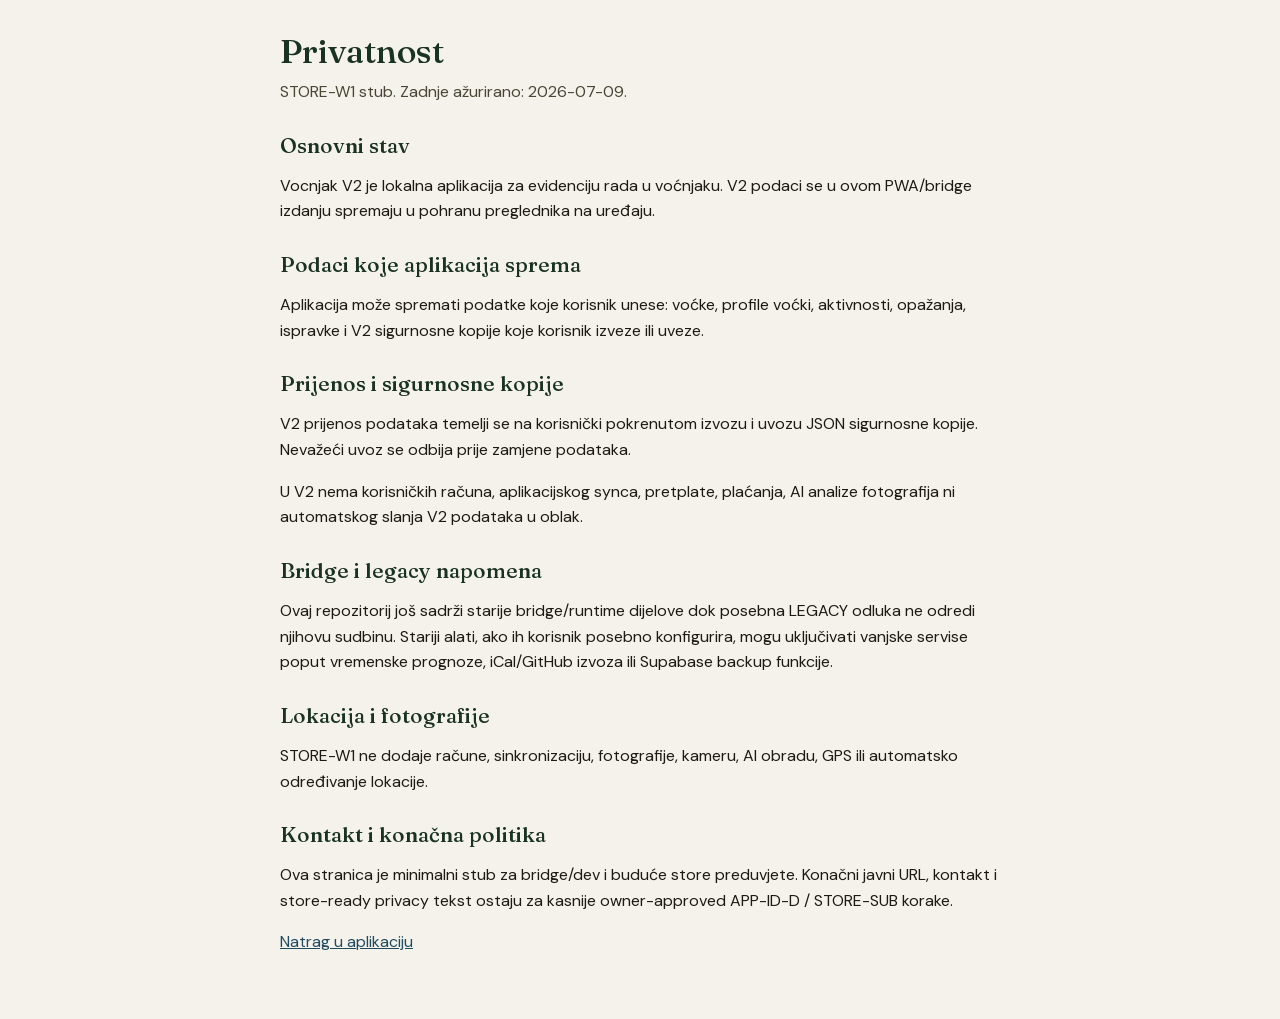
<file: privacy.html>
<!DOCTYPE html>
<html lang="hr">
<head>
<meta charset="UTF-8">
<meta name="viewport" content="width=device-width, initial-scale=1.0">
<meta name="theme-color" content="#1a3320">
<title>Privatnost - Vocnjak</title>
<link rel="stylesheet" href="fonts/fonts.css">
<style>
  body {
    margin: 0;
    background: #f5f2eb;
    color: #1c1a14;
    font-family: 'DM Sans', -apple-system, BlinkMacSystemFont, 'Segoe UI', sans-serif;
    line-height: 1.6;
  }
  main {
    max-width: 720px;
    margin: 0 auto;
    padding: 32px 20px 48px;
  }
  h1, h2 {
    color: #1a3320;
    font-family: 'Fraunces', Georgia, 'Times New Roman', serif;
    font-weight: 500;
    line-height: 1.15;
  }
  h1 { font-size: 34px; margin: 0 0 8px; }
  h2 { font-size: 21px; margin: 28px 0 8px; }
  p, li { font-size: 16px; }
  .meta { color: #4a4535; margin: 0 0 24px; }
  a { color: #1f4a5f; }
</style>
</head>
<body>
<main>
  <h1>Privatnost</h1>
  <p class="meta">STORE-W1 stub. Zadnje ažurirano: 2026-07-09.</p>

  <h2>Osnovni stav</h2>
  <p>Vocnjak V2 je lokalna aplikacija za evidenciju rada u voćnjaku. V2 podaci se u ovom PWA/bridge izdanju spremaju u pohranu preglednika na uređaju.</p>

  <h2>Podaci koje aplikacija sprema</h2>
  <p>Aplikacija može spremati podatke koje korisnik unese: voćke, profile voćki, aktivnosti, opažanja, ispravke i V2 sigurnosne kopije koje korisnik izveze ili uveze.</p>

  <h2>Prijenos i sigurnosne kopije</h2>
  <p>V2 prijenos podataka temelji se na korisnički pokrenutom izvozu i uvozu JSON sigurnosne kopije. Nevažeći uvoz se odbija prije zamjene podataka.</p>
  <p>U V2 nema korisničkih računa, aplikacijskog synca, pretplate, plaćanja, AI analize fotografija ni automatskog slanja V2 podataka u oblak.</p>

  <h2>Bridge i legacy napomena</h2>
  <p>Ovaj repozitorij još sadrži starije bridge/runtime dijelove dok posebna LEGACY odluka ne odredi njihovu sudbinu. Stariji alati, ako ih korisnik posebno konfigurira, mogu uključivati vanjske servise poput vremenske prognoze, iCal/GitHub izvoza ili Supabase backup funkcije.</p>

  <h2>Lokacija i fotografije</h2>
  <p>STORE-W1 ne dodaje račune, sinkronizaciju, fotografije, kameru, AI obradu, GPS ili automatsko određivanje lokacije.</p>

  <h2>Kontakt i konačna politika</h2>
  <p>Ova stranica je minimalni stub za bridge/dev i buduće store preduvjete. Konačni javni URL, kontakt i store-ready privacy tekst ostaju za kasnije owner-approved APP-ID-D / STORE-SUB korake.</p>
  <p><a href="./index.html">Natrag u aplikaciju</a></p>
</main>
</body>
</html>
</file>
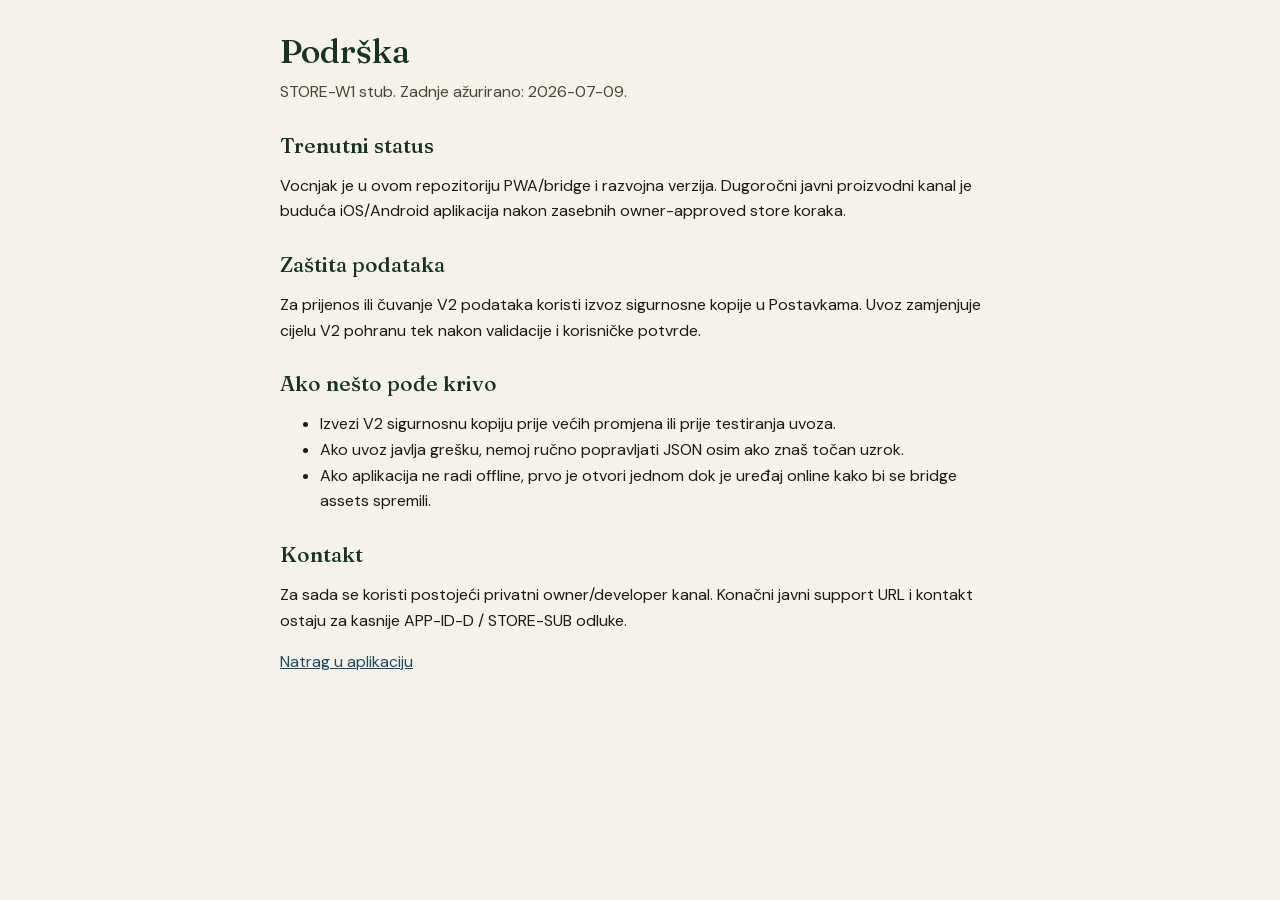
<file: support.html>
<!DOCTYPE html>
<html lang="hr">
<head>
<meta charset="UTF-8">
<meta name="viewport" content="width=device-width, initial-scale=1.0">
<meta name="theme-color" content="#1a3320">
<title>Podrška - Vocnjak</title>
<link rel="stylesheet" href="fonts/fonts.css">
<style>
  body {
    margin: 0;
    background: #f5f2eb;
    color: #1c1a14;
    font-family: 'DM Sans', -apple-system, BlinkMacSystemFont, 'Segoe UI', sans-serif;
    line-height: 1.6;
  }
  main {
    max-width: 720px;
    margin: 0 auto;
    padding: 32px 20px 48px;
  }
  h1, h2 {
    color: #1a3320;
    font-family: 'Fraunces', Georgia, 'Times New Roman', serif;
    font-weight: 500;
    line-height: 1.15;
  }
  h1 { font-size: 34px; margin: 0 0 8px; }
  h2 { font-size: 21px; margin: 28px 0 8px; }
  p, li { font-size: 16px; }
  .meta { color: #4a4535; margin: 0 0 24px; }
  a { color: #1f4a5f; }
</style>
</head>
<body>
<main>
  <h1>Podrška</h1>
  <p class="meta">STORE-W1 stub. Zadnje ažurirano: 2026-07-09.</p>

  <h2>Trenutni status</h2>
  <p>Vocnjak je u ovom repozitoriju PWA/bridge i razvojna verzija. Dugoročni javni proizvodni kanal je buduća iOS/Android aplikacija nakon zasebnih owner-approved store koraka.</p>

  <h2>Zaštita podataka</h2>
  <p>Za prijenos ili čuvanje V2 podataka koristi izvoz sigurnosne kopije u Postavkama. Uvoz zamjenjuje cijelu V2 pohranu tek nakon validacije i korisničke potvrde.</p>

  <h2>Ako nešto pođe krivo</h2>
  <ul>
    <li>Izvezi V2 sigurnosnu kopiju prije većih promjena ili prije testiranja uvoza.</li>
    <li>Ako uvoz javlja grešku, nemoj ručno popravljati JSON osim ako znaš točan uzrok.</li>
    <li>Ako aplikacija ne radi offline, prvo je otvori jednom dok je uređaj online kako bi se bridge assets spremili.</li>
  </ul>

  <h2>Kontakt</h2>
  <p>Za sada se koristi postojeći privatni owner/developer kanal. Konačni javni support URL i kontakt ostaju za kasnije APP-ID-D / STORE-SUB odluke.</p>
  <p><a href="./index.html">Natrag u aplikaciju</a></p>
</main>
</body>
</html>
</file>
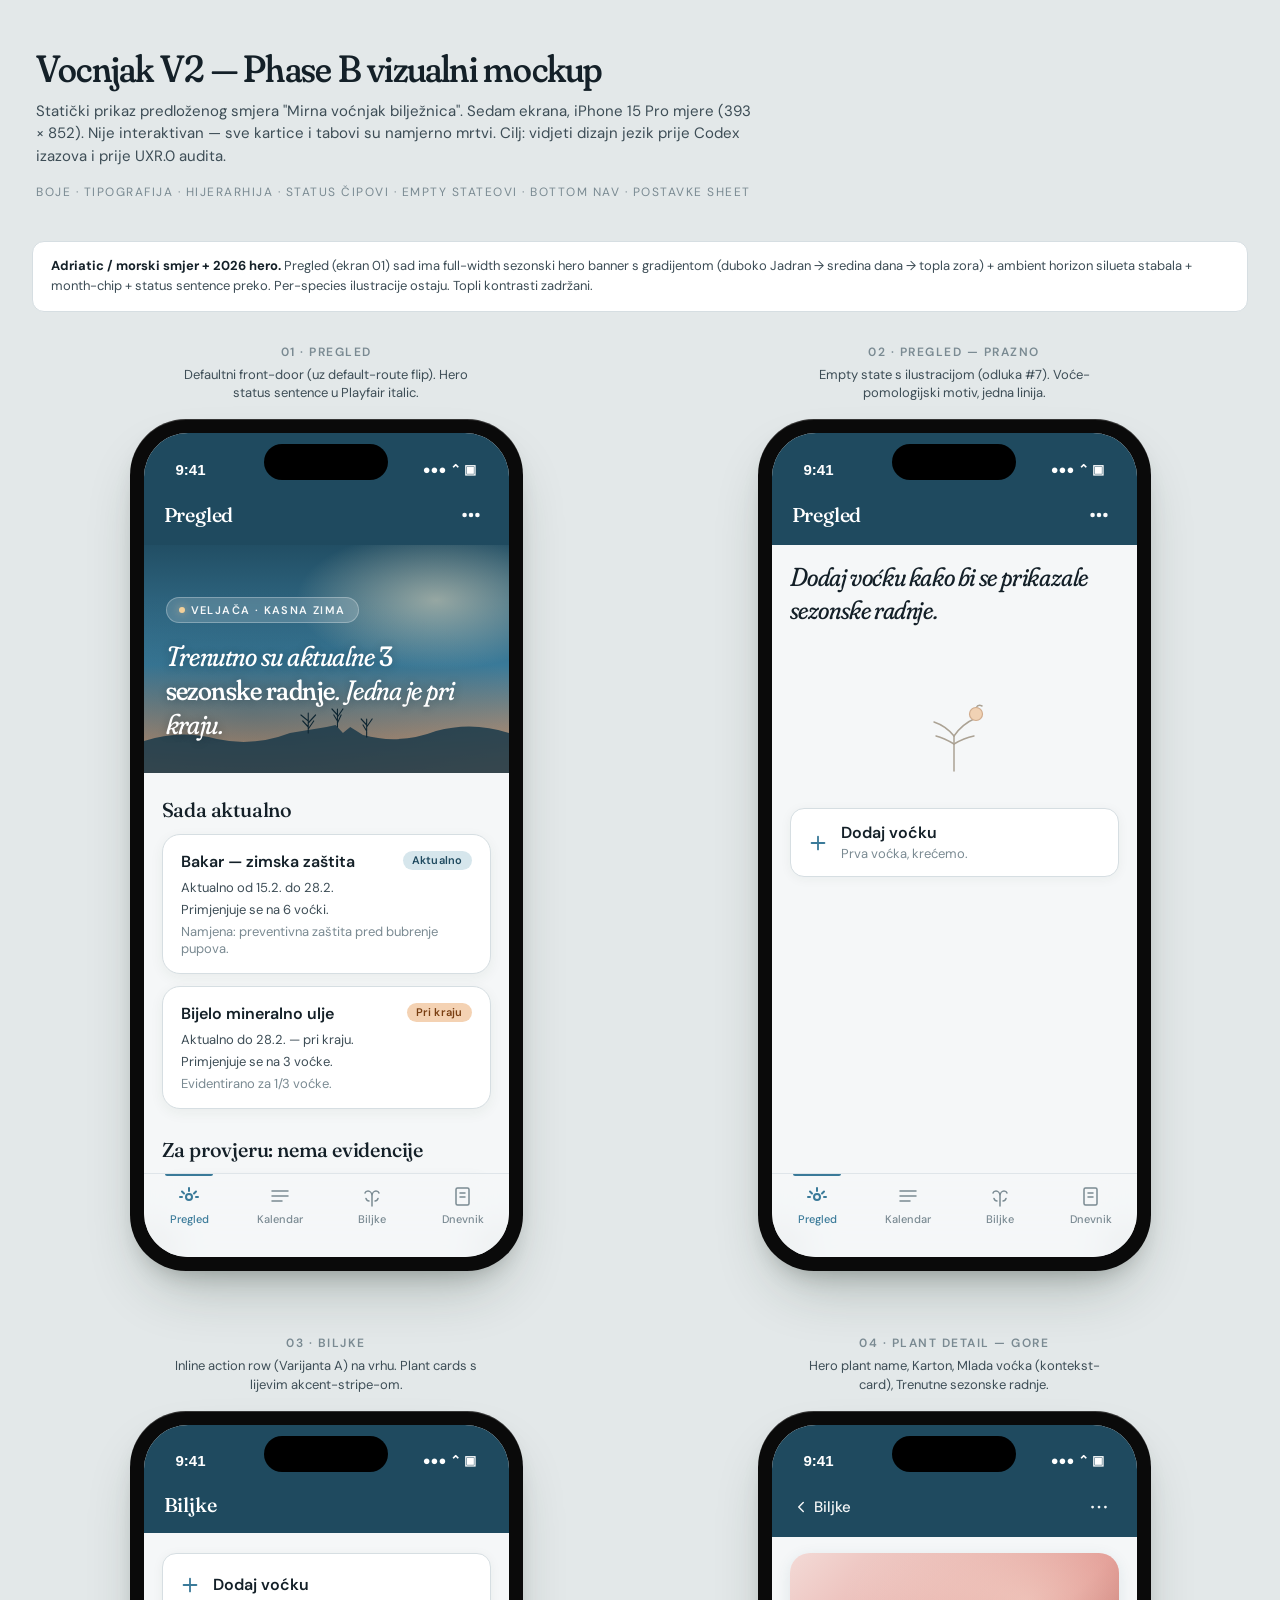
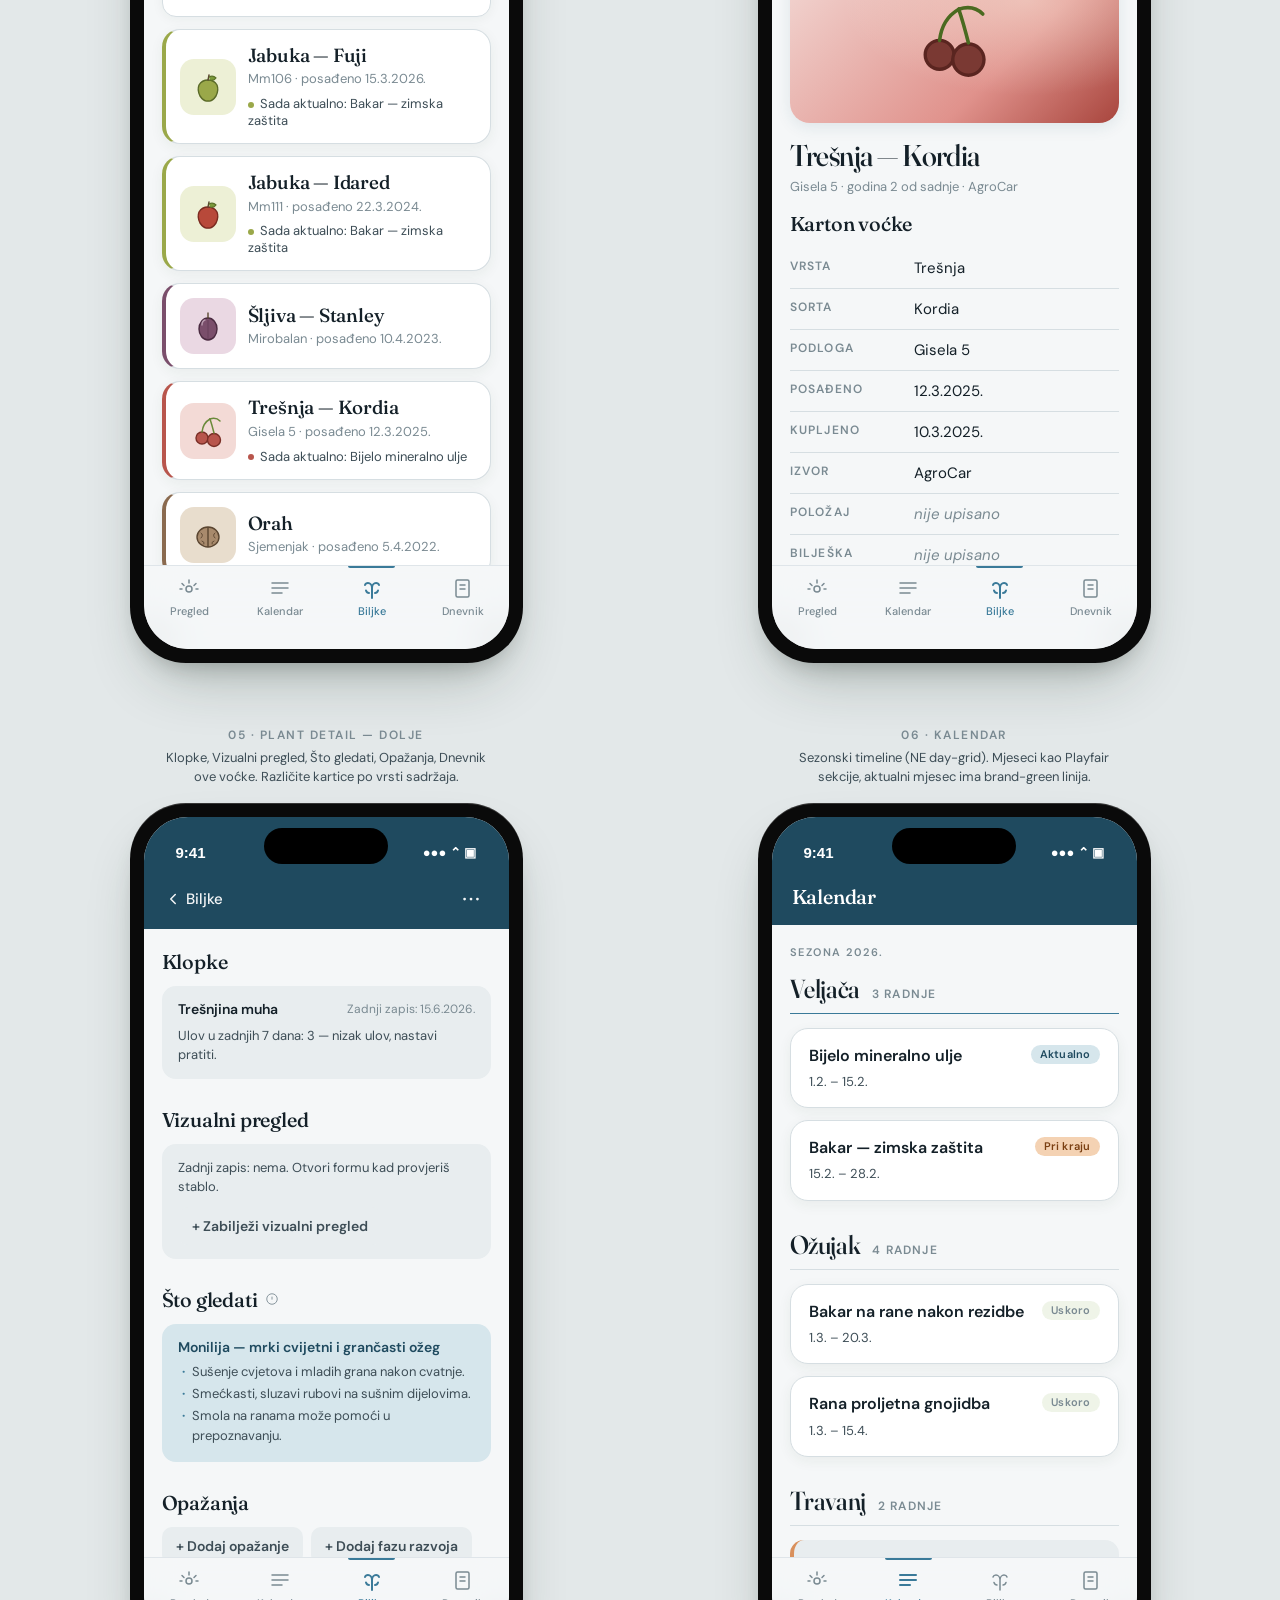
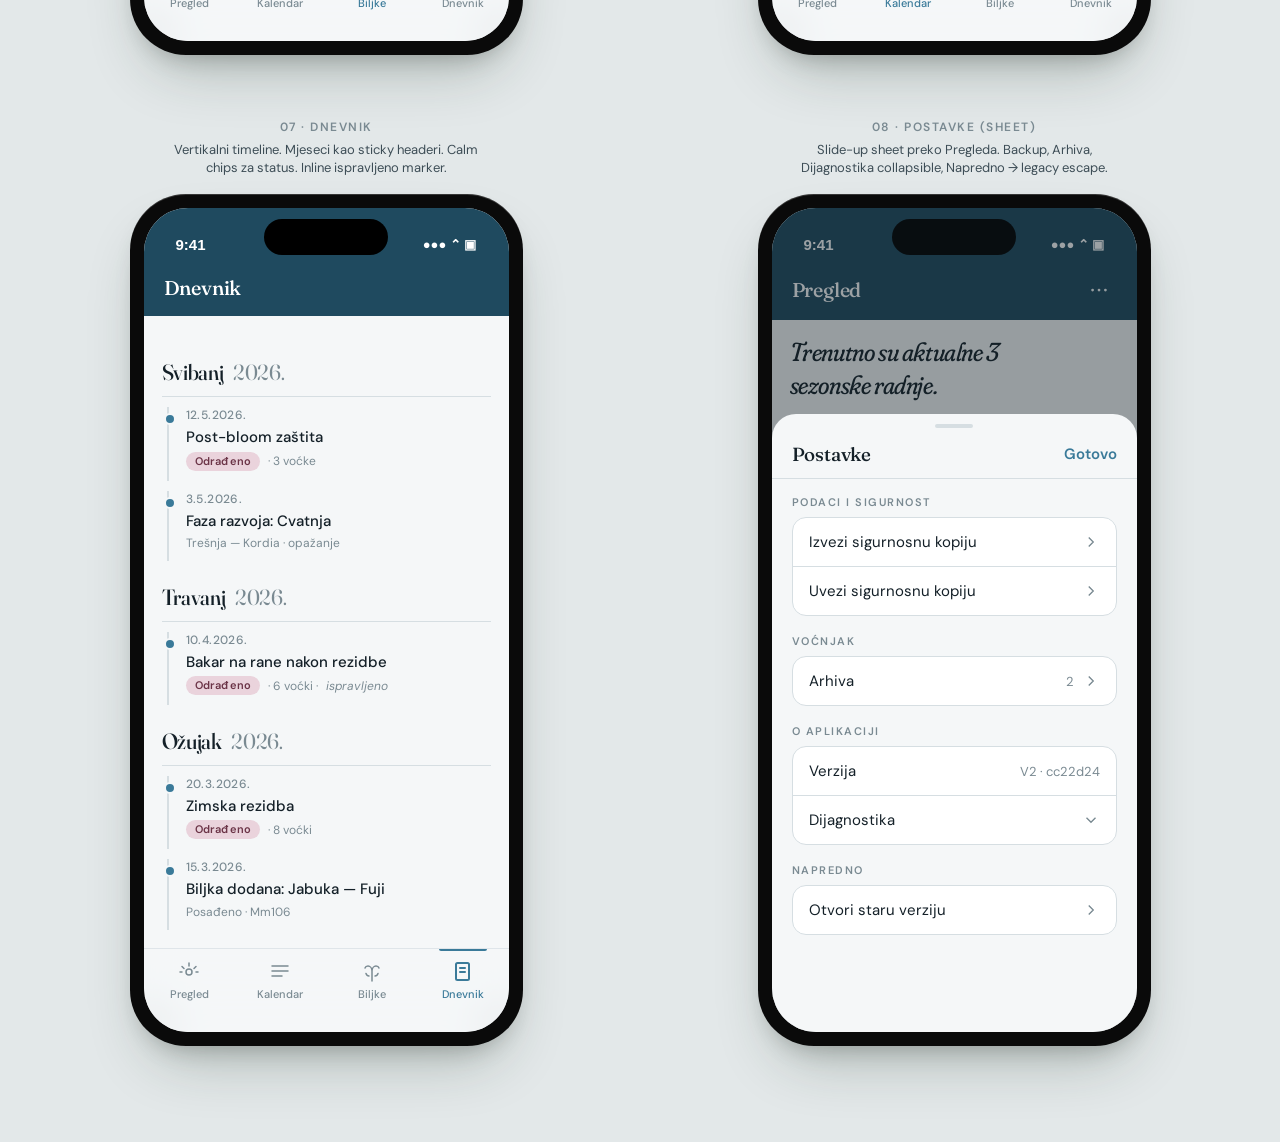
<file: archive/design/Claude-design/Vocnjak Phase B Mockup.html>
<!DOCTYPE html>
<html lang="hr">
<head>
<meta charset="UTF-8">
<title>Vocnjak V2 — Phase B Mockup</title>
<link rel="preconnect" href="https://fonts.googleapis.com">
<link href="https://fonts.googleapis.com/css2?family=Fraunces:ital,opsz,wght@0,9..144,400;0,9..144,500;0,9..144,600;0,9..144,700;1,9..144,400;1,9..144,500&family=DM+Sans:wght@400;500;600;700&display=swap" rel="stylesheet">
<style>
/* ---------- Phase B V2 token system — Adriatic / sea ---------- */
:root {
  /* surfaces — cool off-white, no more cream */
  --bg:        #e3e8e9;        /* page bg — cool stone */
  --cream:     #f5f7f8;        /* app bg — cool off-white */
  --cream-2:   #e8edef;        /* section fill, neutral chip */
  --surface:   #ffffff;
  --pale:      #d6e6ec;        /* aktualno chip, monitoring fill — sea pale */
  --tint-warm: #f6e4cf;
  --tint-cool: #e7f0f4;

  /* ink — deep teal-leaning */
  --ink:       #142028;
  --ink-mid:   #3d4d56;
  --ink-mute:  #7a8a92;
  --line:      #d6dee2;

  /* brand — deep Adriatic */
  --brand:       #3a7a99;
  --brand-deep:  #1f4a5f;
  --brand-on:    #ffffff;

  /* warm accents (used sparingly, per-role) */
  --peach:       #f4d2b3;
  --peach-ink:   #7a3f12;
  --plum:        #ead3dc;
  --plum-ink:    #6b3447;
  --honey:       #e8d9a6;

  /* per-species plant card accents — based on real fruit color */
  --acc-jabuka:   #9aa849;
  --acc-sljiva:   #7a4e6b;
  --acc-tresnja:  #b8554c;
  --acc-orah:     #8a6a4f;
  --acc-kruska:   #a89544;
  --acc-breskva:  #d9905c;
  --acc-generic:  var(--brand);

  /* display font */
  --display: 'Fraunces', Georgia, serif;
  --display-opt: 'opsz' 32, 'SOFT' 50, 'WONK' 0;
}

* { box-sizing: border-box; margin: 0; padding: 0; }

body {
  font-family: 'DM Sans', -apple-system, sans-serif;
  background: var(--bg);
  color: var(--ink);
  padding: 48px 32px 96px;
  min-height: 100vh;
}

.page-head {
  max-width: 1480px;
  margin: 0 auto 40px;
  padding: 0 4px;
}
.page-head h1 {
  font-family: var(--display);
  font-variation-settings: 'opsz' 144, 'SOFT' 100;
  font-weight: 500;
  font-size: 38px;
  line-height: 1.1;
  letter-spacing: -0.02em;
  color: var(--ink);
  margin-bottom: 10px;
}
.page-head p {
  font-size: 15px;
  color: var(--ink-mid);
  line-height: 1.5;
  max-width: 720px;
}
.page-head .meta {
  font-size: 12px;
  color: var(--ink-mute);
  text-transform: uppercase;
  letter-spacing: 1.5px;
  margin-top: 16px;
}

/* ---------- Phone grid ---------- */
.grid {
  display: grid;
  grid-template-columns: repeat(auto-fit, minmax(380px, 1fr));
  gap: 64px 40px;
  max-width: 1480px;
  margin: 0 auto;
}

.phone-wrap {
  display: flex;
  flex-direction: column;
  align-items: center;
}

.phone-label {
  font-size: 12px;
  font-weight: 600;
  letter-spacing: 1.5px;
  text-transform: uppercase;
  color: var(--ink-mute);
  margin-bottom: 16px;
  text-align: center;
}
.phone-label .desc {
  display: block;
  font-weight: 400;
  letter-spacing: 0;
  text-transform: none;
  color: var(--ink-mid);
  font-size: 13px;
  margin-top: 6px;
  max-width: 320px;
  line-height: 1.45;
}

/* Phone frame — 393 × 852 (iPhone 15 Pro logical) */
.phone {
  width: 393px;
  height: 852px;
  background: #0a0a0a;
  border-radius: 56px;
  padding: 14px;
  box-shadow:
    0 1px 0 rgba(255,255,255,0.18) inset,
    0 30px 60px -20px rgba(26,51,32,0.30),
    0 12px 24px -12px rgba(0,0,0,0.25);
  position: relative;
  flex-shrink: 0;
}
.phone-screen {
  position: relative;
  width: 100%;
  height: 100%;
  border-radius: 44px;
  overflow: hidden;
  background: var(--cream);
  isolation: isolate;
}

/* Status bar (minimal — focus is on app, not iOS chrome) */
.status-bar {
  position: absolute;
  top: 0; left: 0; right: 0;
  height: 54px;
  display: flex;
  align-items: center;
  justify-content: space-between;
  padding: 18px 32px 0;
  font-size: 15px;
  font-weight: 600;
  font-family: -apple-system, 'SF Pro Text', sans-serif;
  z-index: 30;
  pointer-events: none;
}
.status-bar.light { color: #fff; }
.status-bar .right {
  display: flex; align-items: center; gap: 6px;
  font-size: 13px;
}

/* Dynamic island */
.di {
  position: absolute;
  top: 11px;
  left: 50%;
  transform: translateX(-50%);
  width: 124px;
  height: 36px;
  background: #000;
  border-radius: 20px;
  z-index: 25;
}

/* ---------- App shell ---------- */
.app-top {
  background: var(--brand-deep);
  padding: 64px 20px 12px;
  position: relative;
  z-index: 10;
}
.app-top-row {
  display: flex;
  align-items: center;
  justify-content: space-between;
  gap: 12px;
  min-height: 32px;
}
.app-top-title {
  font-family: var(--display);
  font-variation-settings: 'opsz' 32;
  font-weight: 500;
  font-size: 20px;
  letter-spacing: -0.01em;
  color: #fff;
  line-height: 1;
}
.app-top-title.long {
  font-size: 18px;
  font-style: italic;
}
.app-top-actions {
  display: flex;
  align-items: center;
  gap: 4px;
}
.app-top-btn {
  width: 36px; height: 36px;
  display: flex; align-items: center; justify-content: center;
  background: none; border: none;
  color: rgba(255,255,255,0.95);
  cursor: pointer;
  border-radius: 50%;
}
.app-top-btn svg { width: 22px; height: 22px; }
.app-top-back {
  display: flex; align-items: center;
  gap: 4px;
  color: rgba(255,255,255,0.95);
  font-family: 'DM Sans', sans-serif;
  font-size: 15px;
  font-weight: 500;
  background: none;
  border: none;
  padding: 4px 6px 4px 0;
  cursor: pointer;
}
.app-top-back svg { width: 18px; height: 18px; }
.app-top-cta {
  font-family: 'DM Sans', sans-serif;
  font-size: 15px;
  font-weight: 600;
  color: #fff;
  background: none;
  border: none;
  padding: 6px 4px;
  cursor: pointer;
}

/* ---------- Scroll area ---------- */
.scroll {
  position: absolute;
  top: 100px;        /* below top app bar */
  bottom: 84px;      /* above bottom nav */
  left: 0;
  right: 0;
  overflow-y: auto;
  background: var(--cream);
}
.scroll-inner {
  padding: 28px 18px 36px;
}

/* ---------- Bottom nav ---------- */
.bottom-nav {
  position: absolute;
  bottom: 0; left: 0; right: 0;
  height: 84px;
  background: rgba(245,247,248,0.85);
  backdrop-filter: blur(20px) saturate(180%);
  -webkit-backdrop-filter: blur(20px) saturate(180%);
  border-top: 1px solid rgba(31,74,95,0.10);
  display: flex;
  padding-bottom: 24px;
  z-index: 10;
}
.tab {
  flex: 1;
  display: flex;
  flex-direction: column;
  align-items: center;
  justify-content: flex-start;
  padding-top: 10px;
  position: relative;
  gap: 4px;
  color: var(--ink-mute);
  font-family: 'DM Sans', sans-serif;
  font-size: 11px;
  font-weight: 500;
}
.tab svg {
  width: 24px; height: 24px;
  stroke: currentColor;
  stroke-width: 1.5;
  fill: none;
  stroke-linecap: round;
  stroke-linejoin: round;
}
.tab.active {
  color: var(--brand);
}
.tab.active svg {
  stroke-width: 2;
}
.tab.active::before {
  content: '';
  position: absolute;
  top: 0;
  left: 24%;
  right: 24%;
  height: 2px;
  background: var(--brand);
  border-radius: 0 0 2px 2px;
}

/* ---------- Typography ---------- */
.hero {
  font-family: var(--display);
  font-variation-settings: 'opsz' 144, 'SOFT' 100, 'WONK' 0;
  font-style: italic;
  font-weight: 400;
  font-size: 28px;
  line-height: 1.22;
  letter-spacing: -0.015em;
  color: var(--ink);
  margin-bottom: 28px;
  max-width: 100%;
  text-wrap: pretty;
}
.hero .accent { font-style: normal; }

.section-h2 {
  font-family: var(--display);
  font-variation-settings: 'opsz' 32;
  font-weight: 500;
  font-size: 20px;
  letter-spacing: -0.01em;
  color: var(--ink);
  margin: 28px 0 12px;
  display: flex;
  align-items: center;
  gap: 8px;
}
.section-h2.first { margin-top: 4px; }
.section-h2 .meta-glyph {
  width: 14px; height: 14px;
  stroke: var(--ink-mute);
  stroke-width: 1.5;
  fill: none;
}

.label-uc {
  font-family: 'DM Sans', sans-serif;
  font-size: 11px;
  font-weight: 600;
  letter-spacing: 1.5px;
  text-transform: uppercase;
  color: var(--ink-mute);
}

/* ---------- Pregled 2026 hero ---------- */
.pregled-hero {
  position: relative;
  margin: -28px -18px 24px;
  padding: 28px 22px 32px;
  min-height: 240px;
  display: flex;
  flex-direction: column;
  justify-content: flex-end;
  overflow: hidden;
  background:
    linear-gradient(180deg, #1f4a5f 0%, #3a7a99 55%, #d99060 100%);
}
.pregled-hero::before {
  content: '';
  position: absolute;
  inset: 0;
  background:
    radial-gradient(ellipse 200px 100px at 80% 28%, rgba(255,235,200,0.50) 0%, transparent 70%),
    radial-gradient(ellipse 380px 180px at 30% 75%, rgba(31,74,95,0.30) 0%, transparent 70%);
  pointer-events: none;
  z-index: 1;
}
.pregled-hero .horizon {
  position: absolute;
  left: 0; right: 0; bottom: 0;
  width: 100%;
  height: 96px;
  z-index: 2;
  pointer-events: none;
}
.pregled-hero .horizon svg { width: 100%; height: 100%; display: block; }
.pregled-hero .month-chip {
  position: relative;
  z-index: 3;
  display: inline-flex;
  align-items: center;
  gap: 6px;
  align-self: flex-start;
  padding: 5px 12px;
  border-radius: 999px;
  background: rgba(255,255,255,0.18);
  backdrop-filter: blur(8px);
  -webkit-backdrop-filter: blur(8px);
  border: 1px solid rgba(255,255,255,0.28);
  font-family: 'DM Sans', sans-serif;
  font-size: 11px;
  font-weight: 600;
  letter-spacing: 1.4px;
  text-transform: uppercase;
  color: rgba(255,255,255,0.95);
  margin-bottom: 16px;
}
.pregled-hero .month-chip::before {
  content: '';
  width: 6px; height: 6px;
  border-radius: 50%;
  background: #f3d09a;
  box-shadow: 0 0 8px rgba(243,208,154,0.7);
}
.pregled-hero .hero-status {
  position: relative;
  z-index: 3;
  font-family: var(--display);
  font-variation-settings: 'opsz' 144, 'SOFT' 100;
  font-style: italic;
  font-weight: 400;
  font-size: 28px;
  line-height: 1.22;
  letter-spacing: -0.018em;
  color: #ffffff;
  text-shadow: 0 1px 8px rgba(20,32,40,0.32);
  max-width: 94%;
}
.pregled-hero .hero-status .accent { font-style: normal; font-weight: 500; }

/* Legacy status-sentence kept for empty Pregled */
.status-sentence {
  font-family: var(--display);
  font-variation-settings: 'opsz' 144, 'SOFT' 100;
  font-style: italic;
  font-weight: 400;
  font-size: 26px;
  line-height: 1.25;
  letter-spacing: -0.015em;
  color: var(--ink);
  margin-bottom: 24px;
  text-wrap: pretty;
}
.status-sentence .accent {
  font-style: normal;
  font-weight: 500;
  color: var(--brand-deep);
}

/* ---------- Cards ---------- */
.card {
  background: var(--surface);
  border: 1px solid var(--line);
  border-radius: 18px;
  padding: 16px 18px;
  margin-bottom: 12px;
  box-shadow: 0 1px 0 rgba(255,255,255,0.6) inset, 0 4px 14px rgba(36,74,42,0.06);
  cursor: pointer;
  transition: transform 0.15s, box-shadow 0.15s;
}
.card .top-row {
  display: flex;
  justify-content: space-between;
  align-items: flex-start;
  gap: 10px;
  margin-bottom: 6px;
}
.card .title {
  font-family: 'DM Sans', sans-serif;
  font-size: 16px;
  font-weight: 600;
  color: var(--ink);
  line-height: 1.32;
  flex: 1;
}
.card .meta {
  font-size: 13px;
  color: var(--ink-mid);
  line-height: 1.5;
}
.card .meta + .meta { margin-top: 2px; }
.card .scope {
  font-size: 13px;
  color: var(--ink-mute);
  margin-top: 4px;
}

/* Chips */
.chip {
  display: inline-flex;
  align-items: center;
  font-family: 'DM Sans', sans-serif;
  font-size: 11px;
  font-weight: 600;
  letter-spacing: 0.2px;
  padding: 4px 9px;
  border-radius: 999px;
  white-space: nowrap;
  line-height: 1;
}
.chip-aktualno  { background: var(--pale);     color: var(--brand-deep); }
.chip-pri-kraju { background: var(--peach);    color: var(--peach-ink); }
.chip-uskoro    { background: rgba(226,236,213,0.55); color: var(--ink-mute); }
.chip-odradjeno { background: var(--plum);     color: var(--plum-ink); }
.chip-preskoceno{ background: var(--cream-2);  color: var(--ink-mid); }

/* Plant card — with photo thumbnail slot */
.plant-card {
  background: var(--surface);
  border: 1px solid var(--line);
  border-radius: 18px;
  padding: 14px 16px 14px 14px;
  margin-bottom: 12px;
  box-shadow: 0 1px 0 rgba(255,255,255,0.6) inset, 0 4px 14px rgba(36,74,42,0.06);
  border-left: 4px solid var(--acc-generic);
  cursor: pointer;
  display: flex;
  gap: 12px;
  align-items: center;
}
/* Species icon — drawn per fruit, recognizable without a photo */
.species-icon {
  width: 56px; height: 56px;
  flex-shrink: 0;
  border-radius: 14px;
  display: flex;
  align-items: center;
  justify-content: center;
  background: var(--cream-2);
}
.species-icon svg { width: 40px; height: 40px; display: block; }
.plant-card .body { flex: 1; min-width: 0; }
.plant-card.jabuka  { border-left-color: var(--acc-jabuka); }
.plant-card.jabuka  .species-icon { background: #edf0d6; }
.plant-card.sljiva  { border-left-color: var(--acc-sljiva); }
.plant-card.sljiva  .species-icon { background: #ead8e3; }
.plant-card.tresnja { border-left-color: var(--acc-tresnja); }
.plant-card.tresnja .species-icon { background: #f3dad6; }
.plant-card.orah    { border-left-color: var(--acc-orah); }
.plant-card.orah    .species-icon { background: #e8ddcd; }
.plant-card.kruska  { border-left-color: var(--acc-kruska); }
.plant-card.kruska  .species-icon { background: #efe7cc; }
.plant-card.breskva { border-left-color: var(--acc-breskva); }
.plant-card.breskva .species-icon { background: #f5dfce; }
.plant-card .name {
  font-family: var(--display);
  font-variation-settings: 'opsz' 32;
  font-size: 19px;
  font-weight: 500;
  letter-spacing: -0.01em;
  color: var(--ink);
  line-height: 1.18;
  margin-bottom: 4px;
}
.plant-card .meta {
  font-size: 13px;
  color: var(--ink-mute);
  line-height: 1.45;
}
.plant-card .live {
  font-size: 13px;
  color: var(--ink-mid);
  margin-top: 6px;
}
.plant-card .live::before {
  content: '';
  display: inline-block;
  width: 6px; height: 6px;
  border-radius: 50%;
  background: var(--brand);
  margin-right: 6px;
  vertical-align: middle;
  flex-shrink: 0;
}
.plant-card.jabuka  .live::before { background: var(--acc-jabuka); }
.plant-card.sljiva  .live::before { background: var(--acc-sljiva); }
.plant-card.tresnja .live::before { background: var(--acc-tresnja); }

/* Monitoring "Što gledati" card (pale-green fill) */
.mon-card {
  background: var(--pale);
  border-radius: 14px;
  padding: 14px 16px;
  margin-bottom: 12px;
}
.mon-card h4 {
  font-family: 'DM Sans', sans-serif;
  font-size: 14px;
  font-weight: 600;
  color: var(--brand-deep);
  margin-bottom: 6px;
}
.mon-card ul {
  list-style: none;
  font-size: 13px;
  line-height: 1.55;
  color: var(--ink-mid);
}
.mon-card ul li {
  padding-left: 14px;
  position: relative;
  margin-bottom: 2px;
}
.mon-card ul li::before {
  content: '·';
  position: absolute;
  left: 4px;
  color: var(--brand);
  font-weight: 700;
}

/* Trap-advisory card */
.trap-card {
  background: var(--cream-2);
  border-radius: 14px;
  padding: 14px 16px;
  margin-bottom: 12px;
}
.trap-card .top-row {
  display: flex; justify-content: space-between; align-items: center; margin-bottom: 8px;
}
.trap-card h4 {
  font-family: 'DM Sans', sans-serif;
  font-size: 14px;
  font-weight: 600;
  color: var(--ink);
}
.trap-card .last {
  font-size: 12px;
  color: var(--ink-mute);
}
.trap-card .band {
  font-size: 13px;
  color: var(--ink-mid);
  line-height: 1.5;
}

/* Risk-awareness card — peach accent (late season warmth, not green) */
.risk-card {
  background: var(--cream-2);
  border-radius: 14px;
  padding: 14px 16px;
  margin-bottom: 12px;
  border-left: 4px solid var(--acc-breskva);
}
.risk-card h4 {
  font-family: var(--display);
  font-variation-settings: 'opsz' 32;
  font-style: italic;
  font-size: 18px;
  font-weight: 500;
  letter-spacing: -0.005em;
  color: var(--ink);
  margin-bottom: 4px;
}
.risk-card p {
  font-size: 13px;
  color: var(--ink-mid);
  line-height: 1.5;
}

/* Inline action row (Dodaj voćku) */
.action-row {
  background: var(--surface);
  border: 1px solid var(--line);
  border-radius: 14px;
  padding: 14px 16px;
  margin-bottom: 12px;
  box-shadow: 0 2px 12px rgba(26,51,32,0.05);
  min-height: 64px;
  display: flex;
  align-items: center;
  gap: 12px;
  cursor: pointer;
}
.action-row .plus {
  width: 22px; height: 22px;
  stroke: var(--brand);
  stroke-width: 2;
  fill: none;
  stroke-linecap: round;
  flex-shrink: 0;
}
.action-row .text {
  display: flex; flex-direction: column;
}
.action-row .label {
  font-family: 'DM Sans', sans-serif;
  font-size: 16px;
  font-weight: 600;
  color: var(--ink);
  line-height: 1.2;
}
.action-row .helper {
  font-size: 13px;
  color: var(--ink-mute);
  margin-top: 3px;
}

/* Empty-state branch SVG */
.empty-art {
  width: 100%;
  display: flex;
  justify-content: center;
  margin: 40px 0 32px;
}
.empty-art svg {
  width: 100px; height: 110px;
  stroke: var(--ink-mute);
  stroke-width: 1.5;
  fill: none;
  stroke-linecap: round;
  stroke-linejoin: round;
  opacity: 0.6;
}

/* Definition rows (Karton voćke) */
.def-list { margin-bottom: 4px; }
.def-row {
  display: grid;
  grid-template-columns: 110px 1fr;
  gap: 14px;
  padding: 10px 0;
  border-bottom: 1px solid var(--line);
}
.def-row:last-child { border-bottom: none; }
.def-row .label {
  font-size: 12px;
  font-weight: 600;
  letter-spacing: 1.2px;
  text-transform: uppercase;
  color: var(--ink-mute);
}
.def-row .value {
  font-size: 15px;
  color: var(--ink);
}
.def-row .value.muted {
  color: var(--ink-mute);
  font-style: italic;
}

/* Plant detail hero */
.plant-hero {
  margin-bottom: 16px;
}
/* Species banner — hero on Plant detail */
.species-banner {
  width: 100%;
  height: 170px;
  margin-bottom: 16px;
  border-radius: 20px;
  display: flex;
  align-items: center;
  justify-content: center;
  position: relative;
  overflow: hidden;
  box-shadow: 0 4px 16px rgba(31,74,95,0.10);
}
.species-banner svg { width: 96px; height: 96px; position: relative; z-index: 2; }
.species-banner::after {
  content: '';
  position: absolute;
  inset: 0;
  background: radial-gradient(ellipse at 72% 28%, rgba(255,250,235,0.40) 0%, transparent 55%);
  pointer-events: none;
}
.species-banner.tresnja { background: linear-gradient(135deg, #f3dad6 0%, #e0928c 65%, #a8453d 100%); }
.species-banner.jabuka  { background: linear-gradient(135deg, #eef2d3 0%, #c9d488 65%, #8a9a3a 100%); }
.species-banner.sljiva  { background: linear-gradient(135deg, #ead8e3 0%, #b89db2 65%, #6a4060 100%); }
.species-banner.orah    { background: linear-gradient(135deg, #e8ddcd 0%, #c0a888 65%, #7a5c40 100%); }
.species-banner.kruska  { background: linear-gradient(135deg, #efe7cc 0%, #d2c282 65%, #8e7a30 100%); }
.species-banner.breskva { background: linear-gradient(135deg, #f5dfce 0%, #ebbf95 65%, #c47a45 100%); }
.plant-hero h1 {
  font-family: var(--display);
  font-variation-settings: 'opsz' 144;
  font-weight: 500;
  font-size: 30px;
  line-height: 1.1;
  letter-spacing: -0.018em;
  color: var(--ink);
  margin-bottom: 6px;
}
.plant-hero .meta {
  font-size: 13px;
  color: var(--ink-mute);
}

/* Mlada voćka commentary */
.mlada-card {
  background: rgba(226,236,213,0.5);
  border-radius: 18px;
  padding: 18px 20px;
  margin-bottom: 16px;
  border: 1px solid rgba(58,110,58,0.12);
}
.mlada-card .label-uc { margin-bottom: 8px; display: block; color: var(--brand-deep); }
.mlada-card p {
  font-family: var(--display);
  font-variation-settings: 'opsz' 32;
  font-style: italic;
  font-weight: 400;
  font-size: 16px;
  line-height: 1.5;
  color: var(--ink-mid);
  letter-spacing: -0.005em;
}

/* Capture inline button */
.btn-secondary {
  background: var(--cream-2);
  color: var(--ink-mid);
  border: none;
  border-radius: 10px;
  padding: 10px 14px;
  font-family: 'DM Sans', sans-serif;
  font-size: 14px;
  font-weight: 600;
  cursor: pointer;
  display: inline-flex;
  align-items: center;
  gap: 6px;
}
.btn-pair { display: flex; gap: 8px; flex-wrap: wrap; }

/* Dnevnik timeline */
.dnevnik-month {
  position: sticky;
  top: 0;
  background: var(--cream);
  padding: 14px 0 10px;
  z-index: 2;
  margin-top: 8px;
  border-bottom: 1px solid var(--line);
}
.dnevnik-month h3 {
  font-family: var(--display);
  font-variation-settings: 'opsz' 144;
  font-size: 22px;
  font-weight: 500;
  letter-spacing: -0.015em;
  color: var(--ink);
}
.dnevnik-month h3 .year {
  font-weight: 400;
  color: var(--ink-mute);
  margin-left: 6px;
}
.dnevnik-row {
  display: grid;
  grid-template-columns: 12px 1fr;
  gap: 12px;
  padding: 10px 0;
}
.dnevnik-row .rail {
  position: relative;
}
.dnevnik-row .rail::before {
  content: '';
  position: absolute;
  left: 5px; top: 0; bottom: -10px;
  width: 2px;
  background: var(--line);
}
.dnevnik-row .rail::after {
  content: '';
  position: absolute;
  top: 6px; left: 2px;
  width: 8px; height: 8px;
  border-radius: 50%;
  background: var(--brand);
  border: 2px solid var(--cream);
}
.dnevnik-row .date {
  font-size: 12px;
  color: var(--ink-mute);
  font-weight: 500;
  letter-spacing: 0.4px;
  margin-bottom: 4px;
}
.dnevnik-row .event {
  font-size: 15px;
  font-weight: 500;
  color: var(--ink);
  line-height: 1.35;
  margin-bottom: 4px;
}
.dnevnik-row .second {
  display: flex; gap: 8px; align-items: center;
  font-size: 12px;
  color: var(--ink-mute);
}
.dnevnik-row .marker {
  font-style: italic;
}

/* Kalendar month section */
.kal-month {
  margin-bottom: 28px;
}
.kal-month-head {
  display: flex; align-items: baseline; gap: 12px;
  border-bottom: 1px solid var(--line);
  padding-bottom: 8px;
  margin-bottom: 14px;
}
.kal-month-head.current {
  border-bottom: 1px solid var(--brand);
}
.kal-month-head h3 {
  font-family: var(--display);
  font-variation-settings: 'opsz' 144;
  font-size: 26px;
  font-weight: 500;
  letter-spacing: -0.015em;
  color: var(--ink);
}
.kal-month-head .count {
  font-size: 12px;
  font-weight: 600;
  letter-spacing: 1.2px;
  text-transform: uppercase;
  color: var(--ink-mute);
}

/* Postavke sheet overlay */
.scrim {
  position: absolute;
  inset: 0;
  background: rgba(20,32,40,0.42);
  z-index: 40;
}
.sheet {
  position: absolute;
  left: 0; right: 0; bottom: 0;
  background: var(--cream);
  border-radius: 24px 24px 0 0;
  z-index: 41;
  height: 75%;
  padding-bottom: 24px;
  overflow: hidden;
}
.sheet-grab {
  width: 38px;
  height: 4px;
  background: var(--line);
  border-radius: 999px;
  margin: 10px auto 0;
}
.sheet-head {
  display: flex; align-items: center; justify-content: space-between;
  padding: 14px 20px 12px;
  border-bottom: 1px solid var(--line);
}
.sheet-head h2 {
  font-family: var(--display);
  font-variation-settings: 'opsz' 32;
  font-size: 19px;
  font-weight: 500;
  letter-spacing: -0.01em;
  color: var(--ink);
}
.sheet-done {
  font-family: 'DM Sans', sans-serif;
  font-size: 15px;
  font-weight: 600;
  color: var(--brand);
  border: none; background: none; cursor: pointer;
}
.sheet-body { padding: 16px 20px; }
.sheet-group { margin-bottom: 18px; }
.sheet-group-title {
  font-size: 11px;
  font-weight: 600;
  letter-spacing: 1.5px;
  text-transform: uppercase;
  color: var(--ink-mute);
  margin-bottom: 8px;
}
.sheet-list {
  background: var(--surface);
  border: 1px solid var(--line);
  border-radius: 14px;
  overflow: hidden;
}
.sheet-row {
  display: flex; align-items: center; justify-content: space-between;
  padding: 14px 16px;
  border-bottom: 1px solid var(--line);
  font-size: 15px;
  color: var(--ink);
  cursor: pointer;
}
.sheet-row:last-child { border-bottom: none; }
.sheet-row .chev {
  width: 18px; height: 18px;
  stroke: var(--ink-mute);
  stroke-width: 1.8;
  fill: none;
}
.sheet-row .right {
  display: flex; align-items: center; gap: 8px;
  font-size: 13px;
  color: var(--ink-mute);
}
.sheet-row.muted-row { color: var(--ink-mid); font-size: 13px; }

/* Notes row at bottom of Plant detail */
.archive-link {
  display: block;
  text-align: center;
  font-size: 13px;
  color: var(--ink-mute);
  margin-top: 16px;
  padding: 12px;
  text-decoration: underline;
  text-underline-offset: 3px;
  text-decoration-color: var(--line);
}

/* Note showing it's not real interaction */
.note-banner {
  max-width: 1480px;
  margin: 0 auto 32px;
  padding: 14px 18px;
  background: var(--surface);
  border: 1px solid var(--line);
  border-radius: 12px;
  font-size: 13px;
  color: var(--ink-mid);
  line-height: 1.55;
}
.note-banner strong { color: var(--ink); }
</style>
</head>
<body>

<div class="page-head">
  <h1>Vocnjak V2 — Phase B vizualni mockup</h1>
  <p>Statički prikaz predloženog smjera "Mirna voćnjak bilježnica". Sedam ekrana, iPhone 15 Pro mjere (393 × 852). Nije interaktivan — sve kartice i tabovi su namjerno mrtvi. Cilj: vidjeti dizajn jezik prije Codex izazova i prije UXR.0 audita.</p>
  <p class="meta">Boje · tipografija · hijerarhija · status čipovi · empty stateovi · bottom nav · postavke sheet</p>
</div>

<div class="note-banner">
  <strong>Adriatic / morski smjer + 2026 hero.</strong> Pregled (ekran 01) sad ima full-width sezonski hero banner s gradijentom (duboko Jadran → sredina dana → topla zora) + ambient horizon silueta stabala + month-chip + status sentence preko. Per-species ilustracije ostaju. Topli kontrasti zadržani.
</div>

<div class="grid">

  <!-- ============================================ -->
  <!-- 1. PREGLED — populated -->
  <!-- ============================================ -->
  <div class="phone-wrap">
    <div class="phone-label">01 · Pregled<span class="desc">Defaultni front-door (uz default-route flip). Hero status sentence u Playfair italic.</span></div>
    <div class="phone">
      <div class="phone-screen">
        <div class="di"></div>
        <div class="status-bar light"><span>9:41</span><span class="right">●●●  ⌃  ▣</span></div>

        <div class="app-top">
          <div class="app-top-row">
            <div class="app-top-title">Pregled</div>
            <div class="app-top-actions">
              <button class="app-top-btn" aria-label="Postavke">
                <svg viewBox="0 0 24 24" fill="none" stroke="currentColor" stroke-width="2" stroke-linecap="round">
                  <circle cx="5" cy="12" r="1.5" fill="currentColor"/>
                  <circle cx="12" cy="12" r="1.5" fill="currentColor"/>
                  <circle cx="19" cy="12" r="1.5" fill="currentColor"/>
                </svg>
              </button>
            </div>
          </div>
        </div>

        <div class="scroll">
          <div class="scroll-inner">

            <div class="pregled-hero">
              <span class="month-chip">Veljača · kasna zima</span>
              <p class="hero-status">Trenutno su aktualne <span class="accent">3 sezonske radnje</span>. Jedna je pri kraju.</p>
              <div class="horizon" aria-hidden="true">
                <svg viewBox="0 0 400 96" preserveAspectRatio="none">
                  <path d="M0 96 L0 64 Q40 52 80 62 Q120 70 160 56 L200 50 L210 48 L218 56 L226 50 L240 58 Q280 68 320 54 Q360 44 400 56 L400 96 Z" fill="#1a3a4a" opacity="0.85"/>
                  <path d="M180 56 L180 36 M180 44 L172 38 M180 46 L188 38 M180 50 L174 44 M180 52 L186 44" stroke="#0e2632" stroke-width="1.2" stroke-linecap="round"/>
                  <path d="M212 50 L212 32 M212 38 L206 32 M212 40 L218 32 M212 44 L208 38 M212 46 L216 38" stroke="#0e2632" stroke-width="1.2" stroke-linecap="round"/>
                  <path d="M244 60 L244 42 M244 48 L238 42 M244 50 L250 42 M244 54 L240 48" stroke="#0e2632" stroke-width="1.2" stroke-linecap="round"/>
                </svg>
              </div>
            </div>

            <h2 class="section-h2 first">Sada aktualno</h2>

            <div class="card">
              <div class="top-row">
                <p class="title">Bakar — zimska zaštita</p>
                <span class="chip chip-aktualno">Aktualno</span>
              </div>
              <p class="meta">Aktualno od 15.2. do 28.2.</p>
              <p class="meta">Primjenjuje se na 6 voćki.</p>
              <p class="scope">Namjena: preventivna zaštita pred bubrenje pupova.</p>
            </div>

            <div class="card">
              <div class="top-row">
                <p class="title">Bijelo mineralno ulje</p>
                <span class="chip chip-pri-kraju">Pri kraju</span>
              </div>
              <p class="meta">Aktualno do 28.2. — pri kraju.</p>
              <p class="meta">Primjenjuje se na 3 voćke.</p>
              <p class="scope">Evidentirano za 1/3 voćke.</p>
            </div>

            <h2 class="section-h2">Za provjeru: nema evidencije</h2>

            <div class="card">
              <div class="top-row">
                <p class="title">Krečenje debla</p>
              </div>
              <p class="meta">Bilo je aktualno od 15.1. do 10.2.</p>
              <p class="meta">Primjenjuje se na 8 voćki.</p>
              <p class="scope">Nema evidencije za 8 voćki.</p>
            </div>

            <h2 class="section-h2">Uskoro</h2>

            <div class="card" style="opacity:0.92">
              <div class="top-row">
                <p class="title">Bakar na rane nakon rezidbe</p>
                <span class="chip chip-uskoro">Uskoro</span>
              </div>
              <p class="meta">Počinje 1.3.</p>
            </div>

            <h2 class="section-h2">
              Praćenje
              <svg class="meta-glyph" viewBox="0 0 24 24"><circle cx="12" cy="12" r="9"/><path d="M12 8v5M12 16v0.1"/></svg>
            </h2>

            <div class="mon-card">
              <h4>Lisne uši (jabuka)</h4>
              <ul>
                <li>Kovrčanje mladog vrha listova i ljepljivost.</li>
                <li>Provjeri donju stranu lista i mlade izboje.</li>
                <li>Mravi pomažu — jak promet po stablu može značiti uši.</li>
              </ul>
            </div>

          </div>
        </div>

        <nav class="bottom-nav">
          <div class="tab active">
            <svg viewBox="0 0 24 24"><circle cx="12" cy="13" r="3"/><path d="M12 4v3M5 7.5l2 2M19 7.5l-2 2M3 13h2M19 13h2"/></svg>
            <span>Pregled</span>
          </div>
          <div class="tab">
            <svg viewBox="0 0 24 24"><line x1="4" y1="7" x2="20" y2="7"/><line x1="4" y1="12" x2="20" y2="12"/><line x1="4" y1="17" x2="14" y2="17"/></svg>
            <span>Kalendar</span>
          </div>
          <div class="tab">
            <svg viewBox="0 0 24 24"><path d="M12 22V12M12 12c0-3 -2 -5 -4 -5c-1 0 -2.5 0.5 -3 2M12 12c0-3 2 -5 4 -5c1 0 2.5 0.5 3 2M9 17c-1.5 0 -2.5 -1 -3 -2.5M15 17c1.5 0 2.5 -1 3 -2.5"/></svg>
            <span>Biljke</span>
          </div>
          <div class="tab">
            <svg viewBox="0 0 24 24"><rect x="5" y="4" width="13" height="17" rx="1.5"/><line x1="9" y1="9" x2="14" y2="9"/><line x1="9" y1="13" x2="14" y2="13"/></svg>
            <span>Dnevnik</span>
          </div>
        </nav>
      </div>
    </div>
  </div>


  <!-- ============================================ -->
  <!-- 2. PREGLED — empty (no plants) -->
  <!-- ============================================ -->
  <div class="phone-wrap">
    <div class="phone-label">02 · Pregled — prazno<span class="desc">Empty state s ilustracijom (odluka #7). Voće-pomologijski motiv, jedna linija.</span></div>
    <div class="phone">
      <div class="phone-screen">
        <div class="di"></div>
        <div class="status-bar light"><span>9:41</span><span class="right">●●●  ⌃  ▣</span></div>

        <div class="app-top">
          <div class="app-top-row">
            <div class="app-top-title">Pregled</div>
            <div class="app-top-actions">
              <button class="app-top-btn" aria-label="Postavke">
                <svg viewBox="0 0 24 24" fill="none" stroke="currentColor" stroke-width="2" stroke-linecap="round">
                  <circle cx="5" cy="12" r="1.5" fill="currentColor"/><circle cx="12" cy="12" r="1.5" fill="currentColor"/><circle cx="19" cy="12" r="1.5" fill="currentColor"/>
                </svg>
              </button>
            </div>
          </div>
        </div>

        <div class="scroll">
          <div class="scroll-inner">
            <p class="status-sentence" style="margin-bottom:20px">Dodaj voćku kako bi se prikazale sezonske radnje.</p>

            <div class="empty-art" aria-hidden="true">
              <svg viewBox="0 0 100 110">
                <!-- abstract single-line branch, with one fruit in warm peach -->
                <g stroke="#7a6a52" stroke-width="1.5" fill="none" stroke-linecap="round" stroke-linejoin="round">
                  <path d="M50 105 L50 70" />
                  <path d="M50 70 Q42 60 30 56" />
                  <path d="M50 70 Q58 58 72 52" />
                  <path d="M50 78 Q40 72 32 70" />
                  <path d="M50 78 Q60 72 70 70" />
                  <path d="M72 42 Q74 38 78 40" />
                </g>
                <circle cx="72" cy="48" r="6.5" fill="#f0bb87" stroke="#b87b48" stroke-width="1.2" />
              </svg>
            </div>

            <div class="action-row" style="margin-top:0">
              <svg class="plus" viewBox="0 0 24 24"><line x1="12" y1="5" x2="12" y2="19"/><line x1="5" y1="12" x2="19" y2="12"/></svg>
              <div class="text">
                <span class="label">Dodaj voćku</span>
                <span class="helper">Prva voćka, krećemo.</span>
              </div>
            </div>
          </div>
        </div>

        <nav class="bottom-nav">
          <div class="tab active">
            <svg viewBox="0 0 24 24"><circle cx="12" cy="13" r="3"/><path d="M12 4v3M5 7.5l2 2M19 7.5l-2 2M3 13h2M19 13h2"/></svg>
            <span>Pregled</span>
          </div>
          <div class="tab">
            <svg viewBox="0 0 24 24"><line x1="4" y1="7" x2="20" y2="7"/><line x1="4" y1="12" x2="20" y2="12"/><line x1="4" y1="17" x2="14" y2="17"/></svg>
            <span>Kalendar</span>
          </div>
          <div class="tab">
            <svg viewBox="0 0 24 24"><path d="M12 22V12M12 12c0-3 -2 -5 -4 -5c-1 0 -2.5 0.5 -3 2M12 12c0-3 2 -5 4 -5c1 0 2.5 0.5 3 2M9 17c-1.5 0 -2.5 -1 -3 -2.5M15 17c1.5 0 2.5 -1 3 -2.5"/></svg>
            <span>Biljke</span>
          </div>
          <div class="tab">
            <svg viewBox="0 0 24 24"><rect x="5" y="4" width="13" height="17" rx="1.5"/><line x1="9" y1="9" x2="14" y2="9"/><line x1="9" y1="13" x2="14" y2="13"/></svg>
            <span>Dnevnik</span>
          </div>
        </nav>
      </div>
    </div>
  </div>


  <!-- ============================================ -->
  <!-- 3. BILJKE — populated with inline action row -->
  <!-- ============================================ -->
  <div class="phone-wrap">
    <div class="phone-label">03 · Biljke<span class="desc">Inline action row (Varijanta A) na vrhu. Plant cards s lijevim akcent-stripe-om.</span></div>
    <div class="phone">
      <div class="phone-screen">
        <div class="di"></div>
        <div class="status-bar light"><span>9:41</span><span class="right">●●●  ⌃  ▣</span></div>

        <div class="app-top">
          <div class="app-top-row">
            <div class="app-top-title">Biljke</div>
          </div>
        </div>

        <div class="scroll">
          <div class="scroll-inner">

            <div class="action-row">
              <svg class="plus" viewBox="0 0 24 24"><line x1="12" y1="5" x2="12" y2="19"/><line x1="5" y1="12" x2="19" y2="12"/></svg>
              <div class="text">
                <span class="label">Dodaj voćku</span>
              </div>
            </div>

            <div class="plant-card jabuka">
              <div class="species-icon"><svg viewBox="0 0 40 40" aria-hidden="true"><path d="M20 13 Q14 13 11 18 Q9 23 12 29 Q16 35 20 34 Q24 35 28 29 Q31 23 29 18 Q26 13 20 13 Z" fill="#9aa849" stroke="#5a6a28" stroke-width="1.4" stroke-linejoin="round"/><path d="M20 13 L21 8" stroke="#5a4830" stroke-width="1.4" stroke-linecap="round" fill="none"/><path d="M21 10 Q25 8 28 11 Q26 14 22 13" fill="#7a9a3a" stroke="#5a7028" stroke-width="1.2" stroke-linejoin="round"/></svg></div>
              <div class="body">
                <p class="name">Jabuka — Fuji</p>
                <p class="meta">Mm106 · posađeno 15.3.2026.</p>
                <p class="live">Sada aktualno: Bakar — zimska zaštita</p>
              </div>
            </div>

            <div class="plant-card jabuka">
              <div class="species-icon"><svg viewBox="0 0 40 40" aria-hidden="true"><path d="M20 13 Q14 13 11 18 Q9 23 12 29 Q16 35 20 34 Q24 35 28 29 Q31 23 29 18 Q26 13 20 13 Z" fill="#b8493a" stroke="#7a2a20" stroke-width="1.4" stroke-linejoin="round"/><path d="M20 13 L21 8" stroke="#5a4830" stroke-width="1.4" stroke-linecap="round" fill="none"/><path d="M21 10 Q25 8 28 11 Q26 14 22 13" fill="#7a9a3a" stroke="#5a7028" stroke-width="1.2" stroke-linejoin="round"/></svg></div>
              <div class="body">
                <p class="name">Jabuka — Idared</p>
                <p class="meta">Mm111 · posađeno 22.3.2024.</p>
                <p class="live">Sada aktualno: Bakar — zimska zaštita</p>
              </div>
            </div>

            <div class="plant-card sljiva">
              <div class="species-icon"><svg viewBox="0 0 40 40" aria-hidden="true"><ellipse cx="20" cy="23" rx="9" ry="11" fill="#7a4e6b" stroke="#4a2a40" stroke-width="1.4"/><path d="M20 12 L20 7" stroke="#5a4830" stroke-width="1.4" stroke-linecap="round"/><path d="M14 19 Q14 15 17 14" stroke="#b89aae" stroke-width="1.4" fill="none" stroke-linecap="round"/><line x1="20" y1="14" x2="20" y2="33" stroke="#4a2a40" stroke-width="0.7" opacity="0.55"/></svg></div>
              <div class="body">
                <p class="name">Šljiva — Stanley</p>
                <p class="meta">Mirobalan · posađeno 10.4.2023.</p>
              </div>
            </div>

            <div class="plant-card tresnja">
              <div class="species-icon"><svg viewBox="0 0 40 40" aria-hidden="true"><circle cx="14" cy="27" r="6" fill="#b8554c" stroke="#7a2e26" stroke-width="1.4"/><circle cx="26" cy="29" r="6.5" fill="#b8554c" stroke="#7a2e26" stroke-width="1.4"/><path d="M14 21 Q15 12 22 8" stroke="#6a8a3a" stroke-width="1.5" fill="none" stroke-linecap="round"/><path d="M26 22 Q24 14 22 8" stroke="#6a8a3a" stroke-width="1.5" fill="none" stroke-linecap="round"/><path d="M22 8 Q28 6 32 10" stroke="#6a8a3a" stroke-width="1.5" fill="none" stroke-linecap="round"/></svg></div>
              <div class="body">
                <p class="name">Trešnja — Kordia</p>
                <p class="meta">Gisela 5 · posađeno 12.3.2025.</p>
                <p class="live">Sada aktualno: Bijelo mineralno ulje</p>
              </div>
            </div>

            <div class="plant-card orah">
              <div class="species-icon"><svg viewBox="0 0 40 40" aria-hidden="true"><ellipse cx="20" cy="22" rx="11" ry="10" fill="#a88a6c" stroke="#5a4530" stroke-width="1.4"/><line x1="20" y1="12" x2="20" y2="32" stroke="#5a4530" stroke-width="1.4"/><path d="M13 18 Q16 20 13 23 M27 18 Q24 20 27 23 M14 26 Q17 27 16 29 M26 26 Q23 27 24 29" stroke="#5a4530" stroke-width="0.9" fill="none" stroke-linecap="round"/></svg></div>
              <div class="body">
                <p class="name">Orah</p>
                <p class="meta">Sjemenjak · posađeno 5.4.2022.</p>
              </div>
            </div>

            <a class="archive-link" href="#">Prikaži arhivirane (2)</a>

          </div>
        </div>

        <nav class="bottom-nav">
          <div class="tab">
            <svg viewBox="0 0 24 24"><circle cx="12" cy="13" r="3"/><path d="M12 4v3M5 7.5l2 2M19 7.5l-2 2M3 13h2M19 13h2"/></svg>
            <span>Pregled</span>
          </div>
          <div class="tab">
            <svg viewBox="0 0 24 24"><line x1="4" y1="7" x2="20" y2="7"/><line x1="4" y1="12" x2="20" y2="12"/><line x1="4" y1="17" x2="14" y2="17"/></svg>
            <span>Kalendar</span>
          </div>
          <div class="tab active">
            <svg viewBox="0 0 24 24"><path d="M12 22V12M12 12c0-3 -2 -5 -4 -5c-1 0 -2.5 0.5 -3 2M12 12c0-3 2 -5 4 -5c1 0 2.5 0.5 3 2M9 17c-1.5 0 -2.5 -1 -3 -2.5M15 17c1.5 0 2.5 -1 3 -2.5"/></svg>
            <span>Biljke</span>
          </div>
          <div class="tab">
            <svg viewBox="0 0 24 24"><rect x="5" y="4" width="13" height="17" rx="1.5"/><line x1="9" y1="9" x2="14" y2="9"/><line x1="9" y1="13" x2="14" y2="13"/></svg>
            <span>Dnevnik</span>
          </div>
        </nav>
      </div>
    </div>
  </div>


  <!-- ============================================ -->
  <!-- 4. PLANT DETAIL — top portion -->
  <!-- ============================================ -->
  <div class="phone-wrap">
    <div class="phone-label">04 · Plant detail — gore<span class="desc">Hero plant name, Karton, Mlada voćka (kontekst-card), Trenutne sezonske radnje.</span></div>
    <div class="phone">
      <div class="phone-screen">
        <div class="di"></div>
        <div class="status-bar light"><span>9:41</span><span class="right">●●●  ⌃  ▣</span></div>

        <div class="app-top">
          <div class="app-top-row">
            <button class="app-top-back">
              <svg viewBox="0 0 24 24" fill="none" stroke="currentColor" stroke-width="2" stroke-linecap="round" stroke-linejoin="round"><polyline points="15 18 9 12 15 6"></polyline></svg>
              Biljke
            </button>
            <div class="app-top-actions">
              <button class="app-top-btn" aria-label="Više">
                <svg viewBox="0 0 24 24"><circle cx="5" cy="12" r="1.5" fill="currentColor"/><circle cx="12" cy="12" r="1.5" fill="currentColor"/><circle cx="19" cy="12" r="1.5" fill="currentColor"/></svg>
              </button>
            </div>
          </div>
        </div>

        <div class="scroll">
          <div class="scroll-inner">

            <div class="plant-hero">
              <div class="species-banner tresnja">
                <svg viewBox="0 0 40 40" aria-hidden="true">
                  <circle cx="14" cy="27" r="6" fill="#7a3933" stroke="#5a2520" stroke-width="1.4"/>
                  <circle cx="26" cy="29" r="6.5" fill="#7a3933" stroke="#5a2520" stroke-width="1.4"/>
                  <path d="M14 21 Q15 12 22 8" stroke="#4a6a20" stroke-width="1.5" fill="none" stroke-linecap="round"/>
                  <path d="M26 22 Q24 14 22 8" stroke="#4a6a20" stroke-width="1.5" fill="none" stroke-linecap="round"/>
                  <path d="M22 8 Q28 6 32 10" stroke="#4a6a20" stroke-width="1.5" fill="none" stroke-linecap="round"/>
                </svg>
              </div>
              <h1>Trešnja — Kordia</h1>
              <p class="meta">Gisela 5 · godina 2 od sadnje · AgroCar</p>
            </div>

            <h2 class="section-h2 first">Karton voćke</h2>
            <div class="def-list">
              <div class="def-row"><span class="label">Vrsta</span><span class="value">Trešnja</span></div>
              <div class="def-row"><span class="label">Sorta</span><span class="value">Kordia</span></div>
              <div class="def-row"><span class="label">Podloga</span><span class="value">Gisela 5</span></div>
              <div class="def-row"><span class="label">Posađeno</span><span class="value">12.3.2025.</span></div>
              <div class="def-row"><span class="label">Kupljeno</span><span class="value">10.3.2025.</span></div>
              <div class="def-row"><span class="label">Izvor</span><span class="value">AgroCar</span></div>
              <div class="def-row"><span class="label">Položaj</span><span class="value muted">nije upisano</span></div>
              <div class="def-row"><span class="label">Bilješka</span><span class="value muted">nije upisano</span></div>
            </div>

            <div class="mlada-card">
              <span class="label-uc">Mlada voćka</span>
              <p>Kod mladih voćki plodonosne radnje nisu trenutni fokus. Sada su važnije uspostava, zdrav rast, formiranje krošnje i praćenje listova i izboja.</p>
            </div>

            <h2 class="section-h2">Trenutne sezonske radnje</h2>

            <div class="card">
              <div class="top-row">
                <p class="title">Bijelo mineralno ulje</p>
                <span class="chip chip-aktualno">Aktualno</span>
              </div>
              <p class="meta">Aktualno od 1.2. do 15.2.</p>
              <p class="scope">Zimska i rana proljetna zaštita.</p>
            </div>

            <div class="card">
              <div class="top-row">
                <p class="title">Bakar — zimska zaštita</p>
                <span class="chip chip-pri-kraju">Pri kraju</span>
              </div>
              <p class="meta">Aktualno do 28.2. — pri kraju.</p>
            </div>

          </div>
        </div>

        <nav class="bottom-nav">
          <div class="tab">
            <svg viewBox="0 0 24 24"><circle cx="12" cy="13" r="3"/><path d="M12 4v3M5 7.5l2 2M19 7.5l-2 2M3 13h2M19 13h2"/></svg>
            <span>Pregled</span>
          </div>
          <div class="tab">
            <svg viewBox="0 0 24 24"><line x1="4" y1="7" x2="20" y2="7"/><line x1="4" y1="12" x2="20" y2="12"/><line x1="4" y1="17" x2="14" y2="17"/></svg>
            <span>Kalendar</span>
          </div>
          <div class="tab active">
            <svg viewBox="0 0 24 24"><path d="M12 22V12M12 12c0-3 -2 -5 -4 -5c-1 0 -2.5 0.5 -3 2M12 12c0-3 2 -5 4 -5c1 0 2.5 0.5 3 2M9 17c-1.5 0 -2.5 -1 -3 -2.5M15 17c1.5 0 2.5 -1 3 -2.5"/></svg>
            <span>Biljke</span>
          </div>
          <div class="tab">
            <svg viewBox="0 0 24 24"><rect x="5" y="4" width="13" height="17" rx="1.5"/><line x1="9" y1="9" x2="14" y2="9"/><line x1="9" y1="13" x2="14" y2="13"/></svg>
            <span>Dnevnik</span>
          </div>
        </nav>
      </div>
    </div>
  </div>


  <!-- ============================================ -->
  <!-- 5. PLANT DETAIL — bottom portion (monitoring, scouting, dnevnik) -->
  <!-- ============================================ -->
  <div class="phone-wrap">
    <div class="phone-label">05 · Plant detail — dolje<span class="desc">Klopke, Vizualni pregled, Što gledati, Opažanja, Dnevnik ove voćke. Različite kartice po vrsti sadržaja.</span></div>
    <div class="phone">
      <div class="phone-screen">
        <div class="di"></div>
        <div class="status-bar light"><span>9:41</span><span class="right">●●●  ⌃  ▣</span></div>

        <div class="app-top">
          <div class="app-top-row">
            <button class="app-top-back">
              <svg viewBox="0 0 24 24" fill="none" stroke="currentColor" stroke-width="2" stroke-linecap="round" stroke-linejoin="round"><polyline points="15 18 9 12 15 6"></polyline></svg>
              Biljke
            </button>
            <div class="app-top-actions">
              <button class="app-top-btn" aria-label="Više">
                <svg viewBox="0 0 24 24"><circle cx="5" cy="12" r="1.5" fill="currentColor"/><circle cx="12" cy="12" r="1.5" fill="currentColor"/><circle cx="19" cy="12" r="1.5" fill="currentColor"/></svg>
              </button>
            </div>
          </div>
        </div>

        <div class="scroll">
          <div class="scroll-inner">

            <h2 class="section-h2 first">Klopke</h2>
            <div class="trap-card">
              <div class="top-row">
                <h4>Trešnjina muha</h4>
                <span class="last">Zadnji zapis: 15.6.2026.</span>
              </div>
              <p class="band">Ulov u zadnjih 7 dana: 3 — nizak ulov, nastavi pratiti.</p>
            </div>

            <h2 class="section-h2">Vizualni pregled</h2>
            <div class="trap-card">
              <p class="band" style="margin-bottom:10px">Zadnji zapis: nema. Otvori formu kad provjeriš stablo.</p>
              <button class="btn-secondary">+ Zabilježi vizualni pregled</button>
            </div>

            <h2 class="section-h2">
              Što gledati
              <svg class="meta-glyph" viewBox="0 0 24 24"><circle cx="12" cy="12" r="9"/><path d="M12 8v5M12 16v0.1"/></svg>
            </h2>
            <div class="mon-card">
              <h4>Monilija — mrki cvijetni i grančasti ožeg</h4>
              <ul>
                <li>Sušenje cvjetova i mladih grana nakon cvatnje.</li>
                <li>Smećkasti, sluzavi rubovi na sušnim dijelovima.</li>
                <li>Smola na ranama može pomoći u prepoznavanju.</li>
              </ul>
            </div>

            <h2 class="section-h2">Opažanja</h2>
            <div class="btn-pair" style="margin-bottom:14px">
              <button class="btn-secondary">+ Dodaj opažanje</button>
              <button class="btn-secondary">+ Dodaj fazu razvoja</button>
            </div>

            <h2 class="section-h2">Dnevnik ove voćke</h2>
            <div class="card" style="cursor:default">
              <p class="meta" style="font-size:13px">12.4.2026. · Faza razvoja</p>
              <p class="title" style="font-size:15px;margin-top:2px">Cvatnja</p>
            </div>
            <a class="archive-link" href="#">Prikaži cijeli dnevnik voćke</a>

          </div>
        </div>

        <nav class="bottom-nav">
          <div class="tab">
            <svg viewBox="0 0 24 24"><circle cx="12" cy="13" r="3"/><path d="M12 4v3M5 7.5l2 2M19 7.5l-2 2M3 13h2M19 13h2"/></svg>
            <span>Pregled</span>
          </div>
          <div class="tab">
            <svg viewBox="0 0 24 24"><line x1="4" y1="7" x2="20" y2="7"/><line x1="4" y1="12" x2="20" y2="12"/><line x1="4" y1="17" x2="14" y2="17"/></svg>
            <span>Kalendar</span>
          </div>
          <div class="tab active">
            <svg viewBox="0 0 24 24"><path d="M12 22V12M12 12c0-3 -2 -5 -4 -5c-1 0 -2.5 0.5 -3 2M12 12c0-3 2 -5 4 -5c1 0 2.5 0.5 3 2M9 17c-1.5 0 -2.5 -1 -3 -2.5M15 17c1.5 0 2.5 -1 3 -2.5"/></svg>
            <span>Biljke</span>
          </div>
          <div class="tab">
            <svg viewBox="0 0 24 24"><rect x="5" y="4" width="13" height="17" rx="1.5"/><line x1="9" y1="9" x2="14" y2="9"/><line x1="9" y1="13" x2="14" y2="13"/></svg>
            <span>Dnevnik</span>
          </div>
        </nav>
      </div>
    </div>
  </div>


  <!-- ============================================ -->
  <!-- 6. KALENDAR — vertical season timeline -->
  <!-- ============================================ -->
  <div class="phone-wrap">
    <div class="phone-label">06 · Kalendar<span class="desc">Sezonski timeline (NE day-grid). Mjeseci kao Playfair sekcije, aktualni mjesec ima brand-green linija.</span></div>
    <div class="phone">
      <div class="phone-screen">
        <div class="di"></div>
        <div class="status-bar light"><span>9:41</span><span class="right">●●●  ⌃  ▣</span></div>

        <div class="app-top">
          <div class="app-top-row">
            <div class="app-top-title">Kalendar</div>
          </div>
        </div>

        <div class="scroll">
          <div class="scroll-inner">

            <p class="label-uc" style="margin-bottom:14px">Sezona 2026.</p>

            <div class="kal-month">
              <div class="kal-month-head current">
                <h3>Veljača</h3>
                <span class="count">3 radnje</span>
              </div>
              <div class="card">
                <div class="top-row">
                  <p class="title">Bijelo mineralno ulje</p>
                  <span class="chip chip-aktualno">Aktualno</span>
                </div>
                <p class="meta">1.2. – 15.2.</p>
              </div>
              <div class="card">
                <div class="top-row">
                  <p class="title">Bakar — zimska zaštita</p>
                  <span class="chip chip-pri-kraju">Pri kraju</span>
                </div>
                <p class="meta">15.2. – 28.2.</p>
              </div>
            </div>

            <div class="kal-month">
              <div class="kal-month-head">
                <h3>Ožujak</h3>
                <span class="count">4 radnje</span>
              </div>
              <div class="card">
                <div class="top-row">
                  <p class="title">Bakar na rane nakon rezidbe</p>
                  <span class="chip chip-uskoro">Uskoro</span>
                </div>
                <p class="meta">1.3. – 20.3.</p>
              </div>
              <div class="card">
                <div class="top-row">
                  <p class="title">Rana proljetna gnojidba</p>
                  <span class="chip chip-uskoro">Uskoro</span>
                </div>
                <p class="meta">1.3. – 15.4.</p>
              </div>
            </div>

            <div class="kal-month">
              <div class="kal-month-head">
                <h3>Travanj</h3>
                <span class="count">2 radnje</span>
              </div>
              <div class="risk-card">
                <h4>Rizik od mraza</h4>
                <p>Aktualno od 1.4. do 30.4. Posebno važno za voćke u cvatnji i tek zametnute plodove.</p>
              </div>
            </div>

            <div class="kal-month">
              <div class="kal-month-head">
                <h3>Svibanj</h3>
                <span class="count">1 radnja</span>
              </div>
              <div class="card">
                <div class="top-row">
                  <p class="title">Post-bloom zaštita</p>
                  <span class="chip chip-uskoro">Uskoro</span>
                </div>
                <p class="meta">10.4. – 10.5.</p>
                <p class="scope">Krastavost i pepelnica.</p>
              </div>
            </div>

          </div>
        </div>

        <nav class="bottom-nav">
          <div class="tab">
            <svg viewBox="0 0 24 24"><circle cx="12" cy="13" r="3"/><path d="M12 4v3M5 7.5l2 2M19 7.5l-2 2M3 13h2M19 13h2"/></svg>
            <span>Pregled</span>
          </div>
          <div class="tab active">
            <svg viewBox="0 0 24 24"><line x1="4" y1="7" x2="20" y2="7"/><line x1="4" y1="12" x2="20" y2="12"/><line x1="4" y1="17" x2="14" y2="17"/></svg>
            <span>Kalendar</span>
          </div>
          <div class="tab">
            <svg viewBox="0 0 24 24"><path d="M12 22V12M12 12c0-3 -2 -5 -4 -5c-1 0 -2.5 0.5 -3 2M12 12c0-3 2 -5 4 -5c1 0 2.5 0.5 3 2M9 17c-1.5 0 -2.5 -1 -3 -2.5M15 17c1.5 0 2.5 -1 3 -2.5"/></svg>
            <span>Biljke</span>
          </div>
          <div class="tab">
            <svg viewBox="0 0 24 24"><rect x="5" y="4" width="13" height="17" rx="1.5"/><line x1="9" y1="9" x2="14" y2="9"/><line x1="9" y1="13" x2="14" y2="13"/></svg>
            <span>Dnevnik</span>
          </div>
        </nav>
      </div>
    </div>
  </div>


  <!-- ============================================ -->
  <!-- 7. DNEVNIK — sticky monthly timeline -->
  <!-- ============================================ -->
  <div class="phone-wrap">
    <div class="phone-label">07 · Dnevnik<span class="desc">Vertikalni timeline. Mjeseci kao sticky headeri. Calm chips za status. Inline ispravljeno marker.</span></div>
    <div class="phone">
      <div class="phone-screen">
        <div class="di"></div>
        <div class="status-bar light"><span>9:41</span><span class="right">●●●  ⌃  ▣</span></div>

        <div class="app-top">
          <div class="app-top-row">
            <div class="app-top-title">Dnevnik</div>
          </div>
        </div>

        <div class="scroll">
          <div class="scroll-inner">

            <div class="dnevnik-month">
              <h3>Svibanj <span class="year">2026.</span></h3>
            </div>

            <div class="dnevnik-row">
              <div class="rail"></div>
              <div>
                <p class="date">12.5.2026.</p>
                <p class="event">Post-bloom zaštita</p>
                <p class="second"><span class="chip chip-odradjeno">Odrađeno</span> · 3 voćke</p>
              </div>
            </div>

            <div class="dnevnik-row">
              <div class="rail"></div>
              <div>
                <p class="date">3.5.2026.</p>
                <p class="event">Faza razvoja: Cvatnja</p>
                <p class="second">Trešnja — Kordia · opažanje</p>
              </div>
            </div>

            <div class="dnevnik-month">
              <h3>Travanj <span class="year">2026.</span></h3>
            </div>

            <div class="dnevnik-row">
              <div class="rail"></div>
              <div>
                <p class="date">10.4.2026.</p>
                <p class="event">Bakar na rane nakon rezidbe</p>
                <p class="second"><span class="chip chip-odradjeno">Odrađeno</span> · 6 voćki · <span class="marker">ispravljeno</span></p>
              </div>
            </div>

            <div class="dnevnik-month">
              <h3>Ožujak <span class="year">2026.</span></h3>
            </div>

            <div class="dnevnik-row">
              <div class="rail"></div>
              <div>
                <p class="date">20.3.2026.</p>
                <p class="event">Zimska rezidba</p>
                <p class="second"><span class="chip chip-odradjeno">Odrađeno</span> · 8 voćki</p>
              </div>
            </div>

            <div class="dnevnik-row">
              <div class="rail"></div>
              <div>
                <p class="date">15.3.2026.</p>
                <p class="event">Biljka dodana: Jabuka — Fuji</p>
                <p class="second">Posađeno · Mm106</p>
              </div>
            </div>

            <div class="dnevnik-month">
              <h3>Veljača <span class="year">2026.</span></h3>
            </div>

            <div class="dnevnik-row">
              <div class="rail"></div>
              <div>
                <p class="date">22.2.2026.</p>
                <p class="event">Bijelo mineralno ulje</p>
                <p class="second"><span class="chip chip-preskoceno">Preskočeno</span> · 1 voćka</p>
              </div>
            </div>

            <div class="dnevnik-row">
              <div class="rail"></div>
              <div>
                <p class="date">12.2.2026.</p>
                <p class="event">Bakar — zimska zaštita</p>
                <p class="second"><span class="chip chip-odradjeno">Odrađeno</span> · 8 voćki · <span class="marker">nakon razdoblja</span></p>
              </div>
            </div>

          </div>
        </div>

        <nav class="bottom-nav">
          <div class="tab">
            <svg viewBox="0 0 24 24"><circle cx="12" cy="13" r="3"/><path d="M12 4v3M5 7.5l2 2M19 7.5l-2 2M3 13h2M19 13h2"/></svg>
            <span>Pregled</span>
          </div>
          <div class="tab">
            <svg viewBox="0 0 24 24"><line x1="4" y1="7" x2="20" y2="7"/><line x1="4" y1="12" x2="20" y2="12"/><line x1="4" y1="17" x2="14" y2="17"/></svg>
            <span>Kalendar</span>
          </div>
          <div class="tab">
            <svg viewBox="0 0 24 24"><path d="M12 22V12M12 12c0-3 -2 -5 -4 -5c-1 0 -2.5 0.5 -3 2M12 12c0-3 2 -5 4 -5c1 0 2.5 0.5 3 2M9 17c-1.5 0 -2.5 -1 -3 -2.5M15 17c1.5 0 2.5 -1 3 -2.5"/></svg>
            <span>Biljke</span>
          </div>
          <div class="tab active">
            <svg viewBox="0 0 24 24"><rect x="5" y="4" width="13" height="17" rx="1.5"/><line x1="9" y1="9" x2="14" y2="9"/><line x1="9" y1="13" x2="14" y2="13"/></svg>
            <span>Dnevnik</span>
          </div>
        </nav>
      </div>
    </div>
  </div>


  <!-- ============================================ -->
  <!-- 8. POSTAVKE sheet — overlay -->
  <!-- ============================================ -->
  <div class="phone-wrap">
    <div class="phone-label">08 · Postavke (sheet)<span class="desc">Slide-up sheet preko Pregleda. Backup, Arhiva, Dijagnostika collapsible, Napredno → legacy escape.</span></div>
    <div class="phone">
      <div class="phone-screen">
        <div class="di"></div>
        <div class="status-bar light"><span>9:41</span><span class="right">●●●  ⌃  ▣</span></div>

        <!-- Pregled underneath -->
        <div class="app-top">
          <div class="app-top-row">
            <div class="app-top-title">Pregled</div>
            <div class="app-top-actions">
              <button class="app-top-btn"><svg viewBox="0 0 24 24"><circle cx="5" cy="12" r="1.5" fill="currentColor"/><circle cx="12" cy="12" r="1.5" fill="currentColor"/><circle cx="19" cy="12" r="1.5" fill="currentColor"/></svg></button>
            </div>
          </div>
        </div>
        <div class="scroll">
          <div class="scroll-inner">
            <p class="status-sentence">Trenutno su aktualne 3 sezonske radnje.</p>
          </div>
        </div>

        <!-- Scrim -->
        <div class="scrim"></div>

        <!-- Sheet -->
        <div class="sheet">
          <div class="sheet-grab"></div>
          <div class="sheet-head">
            <h2>Postavke</h2>
            <button class="sheet-done">Gotovo</button>
          </div>
          <div class="sheet-body">

            <div class="sheet-group">
              <p class="sheet-group-title">Podaci i sigurnost</p>
              <div class="sheet-list">
                <div class="sheet-row">
                  Izvezi sigurnosnu kopiju
                  <svg class="chev" viewBox="0 0 24 24"><polyline points="9 18 15 12 9 6"/></svg>
                </div>
                <div class="sheet-row">
                  Uvezi sigurnosnu kopiju
                  <svg class="chev" viewBox="0 0 24 24"><polyline points="9 18 15 12 9 6"/></svg>
                </div>
              </div>
            </div>

            <div class="sheet-group">
              <p class="sheet-group-title">Voćnjak</p>
              <div class="sheet-list">
                <div class="sheet-row">
                  Arhiva
                  <span class="right">2 <svg class="chev" viewBox="0 0 24 24"><polyline points="9 18 15 12 9 6"/></svg></span>
                </div>
              </div>
            </div>

            <div class="sheet-group">
              <p class="sheet-group-title">O aplikaciji</p>
              <div class="sheet-list">
                <div class="sheet-row">
                  Verzija
                  <span class="right">V2 · cc22d24</span>
                </div>
                <div class="sheet-row">
                  Dijagnostika
                  <svg class="chev" viewBox="0 0 24 24"><polyline points="6 9 12 15 18 9"/></svg>
                </div>
              </div>
            </div>

            <div class="sheet-group">
              <p class="sheet-group-title">Napredno</p>
              <div class="sheet-list">
                <div class="sheet-row">
                  Otvori staru verziju
                  <svg class="chev" viewBox="0 0 24 24"><polyline points="9 18 15 12 9 6"/></svg>
                </div>
              </div>
            </div>

          </div>
        </div>

        <!-- bottom nav hidden under sheet but technically still there -->
      </div>
    </div>
  </div>

</div>

</body>
</html>
</file>
<file: fonts/fonts.css>
@font-face {
  font-family: 'DM Sans';
  font-style: normal;
  font-weight: 300 700;
  font-display: swap;
  src: url('./dm-sans-latin-ext.woff2') format('woff2');
  unicode-range: U+0100-02BA, U+02BD-02C5, U+02C7-02CC, U+02CE-02D7, U+02DD-02FF, U+0304, U+0308, U+0329, U+1D00-1DBF, U+1E00-1E9F, U+1EF2-1EFF, U+2020, U+20A0-20AB, U+20AD-20C0, U+2113, U+2C60-2C7F, U+A720-A7FF;
}

@font-face {
  font-family: 'DM Sans';
  font-style: normal;
  font-weight: 300 700;
  font-display: swap;
  src: url('./dm-sans-latin.woff2') format('woff2');
  unicode-range: U+0000-00FF, U+0131, U+0152-0153, U+02BB-02BC, U+02C6, U+02DA, U+02DC, U+0304, U+0308, U+0329, U+2000-206F, U+20AC, U+2122, U+2191, U+2193, U+2212, U+2215, U+FEFF, U+FFFD;
}

@font-face {
  font-family: 'Playfair Display';
  font-style: normal;
  font-weight: 400 700;
  font-display: swap;
  src: url('./playfair-display-latin-ext.woff2') format('woff2');
  unicode-range: U+0100-02BA, U+02BD-02C5, U+02C7-02CC, U+02CE-02D7, U+02DD-02FF, U+0304, U+0308, U+0329, U+1D00-1DBF, U+1E00-1E9F, U+1EF2-1EFF, U+2020, U+20A0-20AB, U+20AD-20C0, U+2113, U+2C60-2C7F, U+A720-A7FF;
}

@font-face {
  font-family: 'Playfair Display';
  font-style: normal;
  font-weight: 400 700;
  font-display: swap;
  src: url('./playfair-display-latin.woff2') format('woff2');
  unicode-range: U+0000-00FF, U+0131, U+0152-0153, U+02BB-02BC, U+02C6, U+02DA, U+02DC, U+0304, U+0308, U+0329, U+2000-206F, U+20AC, U+2122, U+2191, U+2193, U+2212, U+2215, U+FEFF, U+FFFD;
}

@font-face {
  font-family: 'Playfair Display';
  font-style: italic;
  font-weight: 400;
  font-display: swap;
  src: url('./playfair-display-italic-latin-ext.woff2') format('woff2');
  unicode-range: U+0100-02BA, U+02BD-02C5, U+02C7-02CC, U+02CE-02D7, U+02DD-02FF, U+0304, U+0308, U+0329, U+1D00-1DBF, U+1E00-1E9F, U+1EF2-1EFF, U+2020, U+20A0-20AB, U+20AD-20C0, U+2113, U+2C60-2C7F, U+A720-A7FF;
}

@font-face {
  font-family: 'Playfair Display';
  font-style: italic;
  font-weight: 400;
  font-display: swap;
  src: url('./playfair-display-italic-latin.woff2') format('woff2');
  unicode-range: U+0000-00FF, U+0131, U+0152-0153, U+02BB-02BC, U+02C6, U+02DA, U+02DC, U+0304, U+0308, U+0329, U+2000-206F, U+20AC, U+2122, U+2191, U+2193, U+2212, U+2215, U+FEFF, U+FFFD;
}

@font-face {
  font-family: 'Fraunces';
  font-style: normal;
  font-weight: 400 700;
  font-display: swap;
  src: url('./fraunces-latin-ext.woff2') format('woff2');
  unicode-range: U+0100-02BA, U+02BD-02C5, U+02C7-02CC, U+02CE-02D7, U+02DD-02FF, U+0304, U+0308, U+0329, U+1D00-1DBF, U+1E00-1E9F, U+1EF2-1EFF, U+2020, U+20A0-20AB, U+20AD-20C0, U+2113, U+2C60-2C7F, U+A720-A7FF;
}

@font-face {
  font-family: 'Fraunces';
  font-style: normal;
  font-weight: 400 700;
  font-display: swap;
  src: url('./fraunces-latin.woff2') format('woff2');
  unicode-range: U+0000-00FF, U+0131, U+0152-0153, U+02BB-02BC, U+02C6, U+02DA, U+02DC, U+0304, U+0308, U+0329, U+2000-206F, U+20AC, U+2122, U+2191, U+2193, U+2212, U+2215, U+FEFF, U+FFFD;
}

@font-face {
  font-family: 'Fraunces';
  font-style: italic;
  font-weight: 400 500;
  font-display: swap;
  src: url('./fraunces-italic-latin-ext.woff2') format('woff2');
  unicode-range: U+0100-02BA, U+02BD-02C5, U+02C7-02CC, U+02CE-02D7, U+02DD-02FF, U+0304, U+0308, U+0329, U+1D00-1DBF, U+1E00-1E9F, U+1EF2-1EFF, U+2020, U+20A0-20AB, U+20AD-20C0, U+2113, U+2C60-2C7F, U+A720-A7FF;
}

@font-face {
  font-family: 'Fraunces';
  font-style: italic;
  font-weight: 400 500;
  font-display: swap;
  src: url('./fraunces-italic-latin.woff2') format('woff2');
  unicode-range: U+0000-00FF, U+0131, U+0152-0153, U+02BB-02BC, U+02C6, U+02DA, U+02DC, U+0304, U+0308, U+0329, U+2000-206F, U+20AC, U+2122, U+2191, U+2193, U+2212, U+2215, U+FEFF, U+FFFD;
}
</file>
